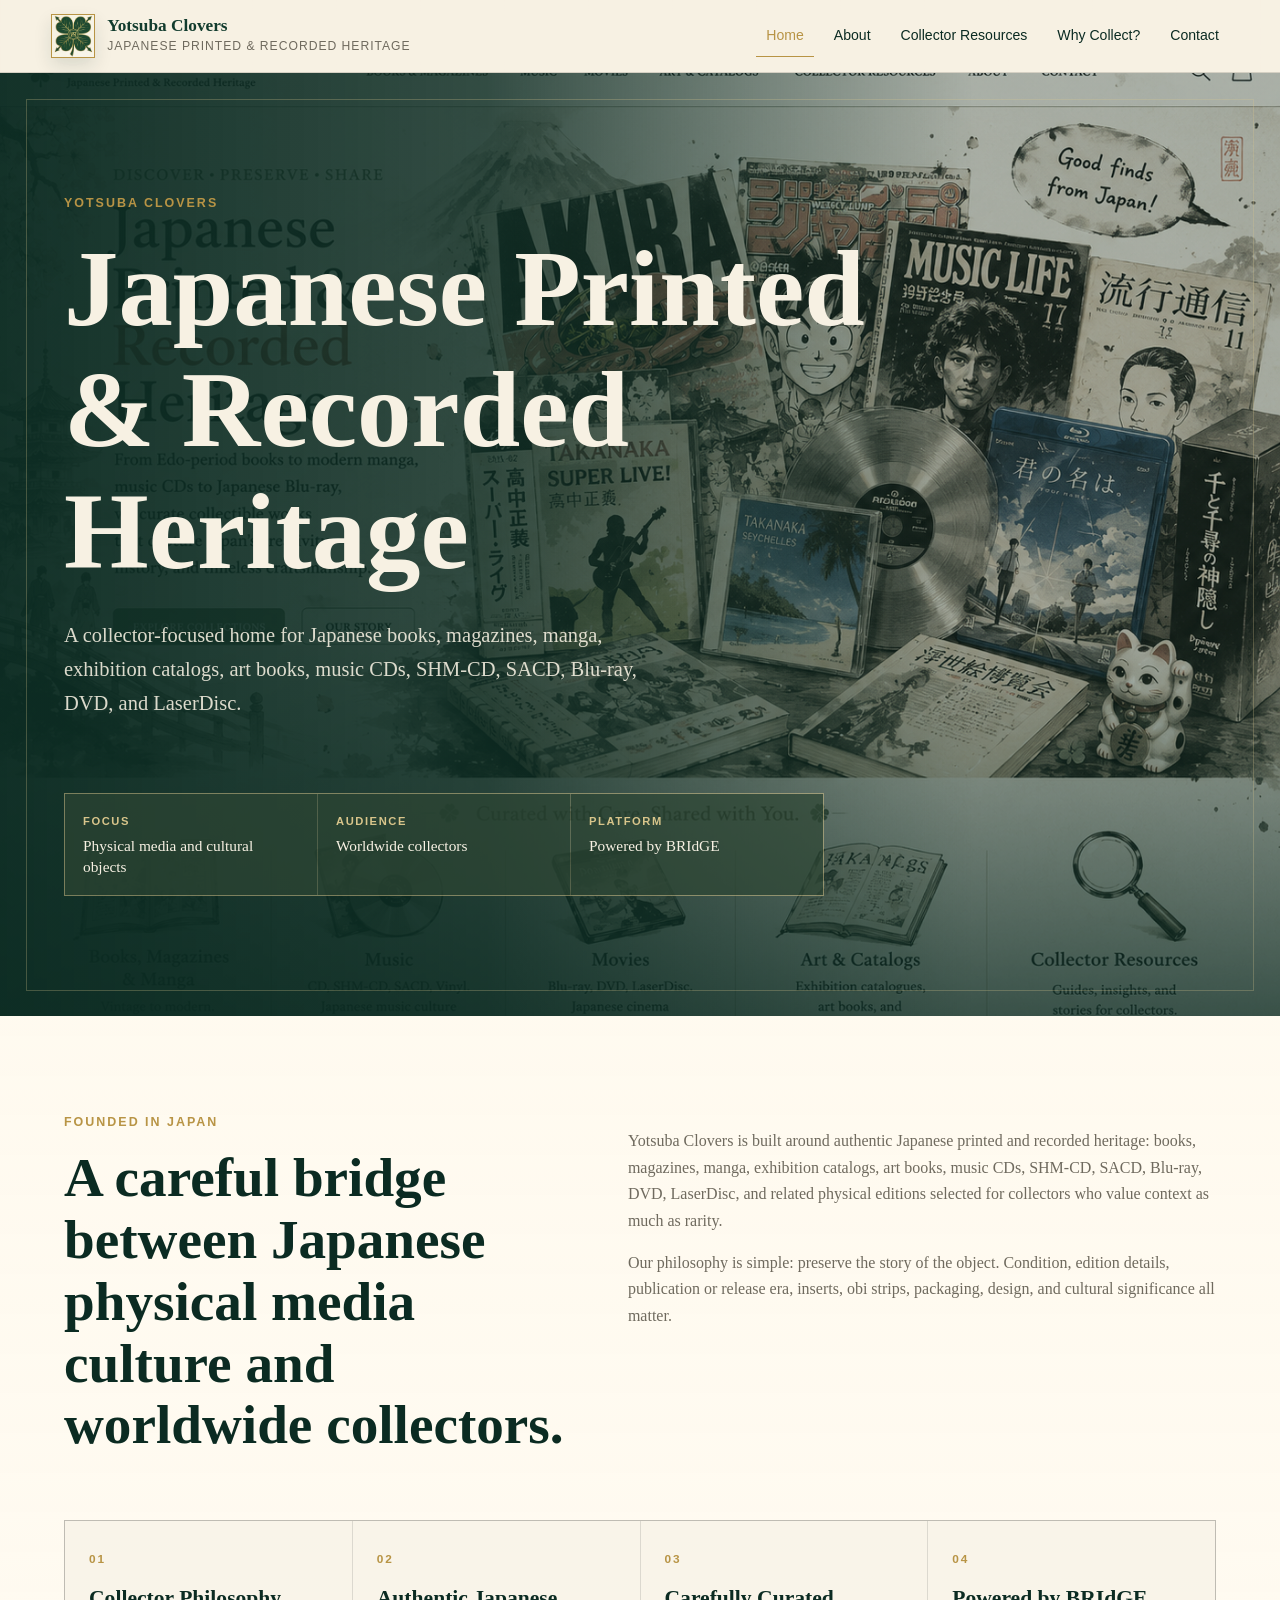
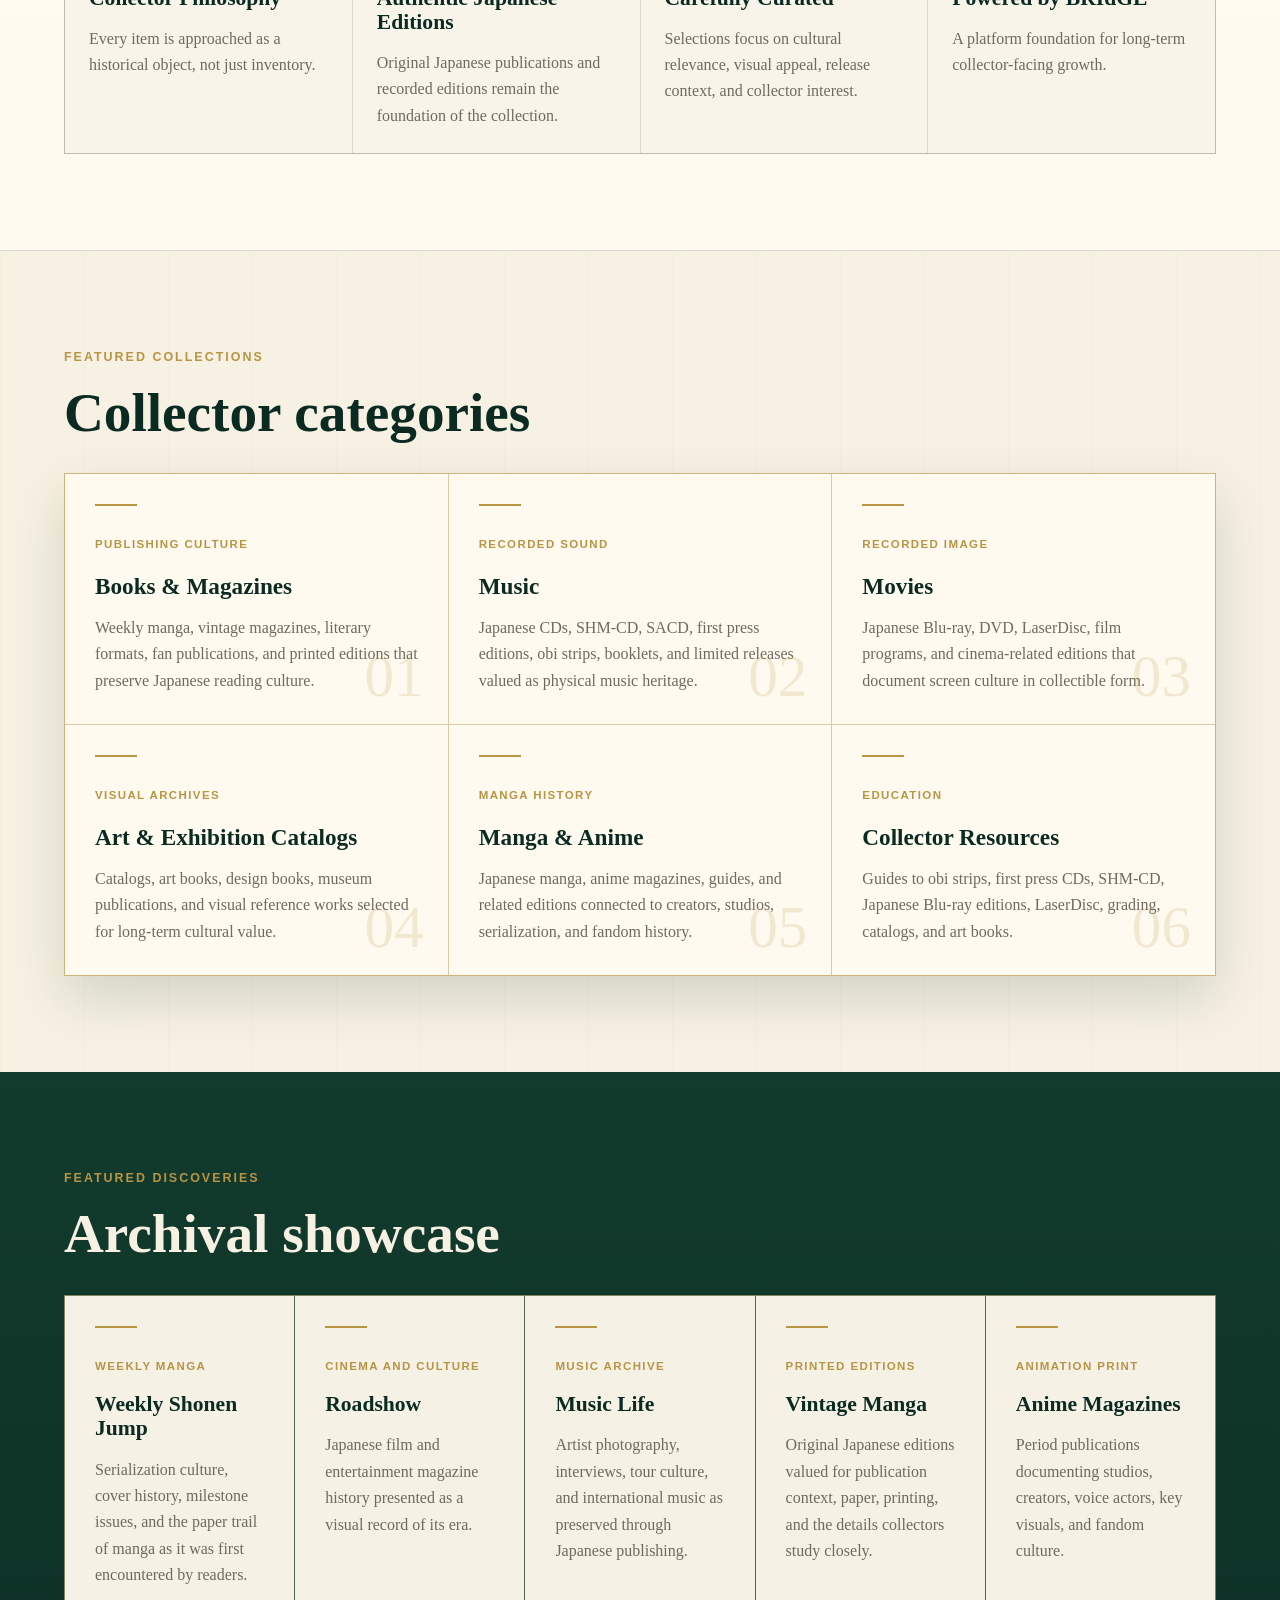
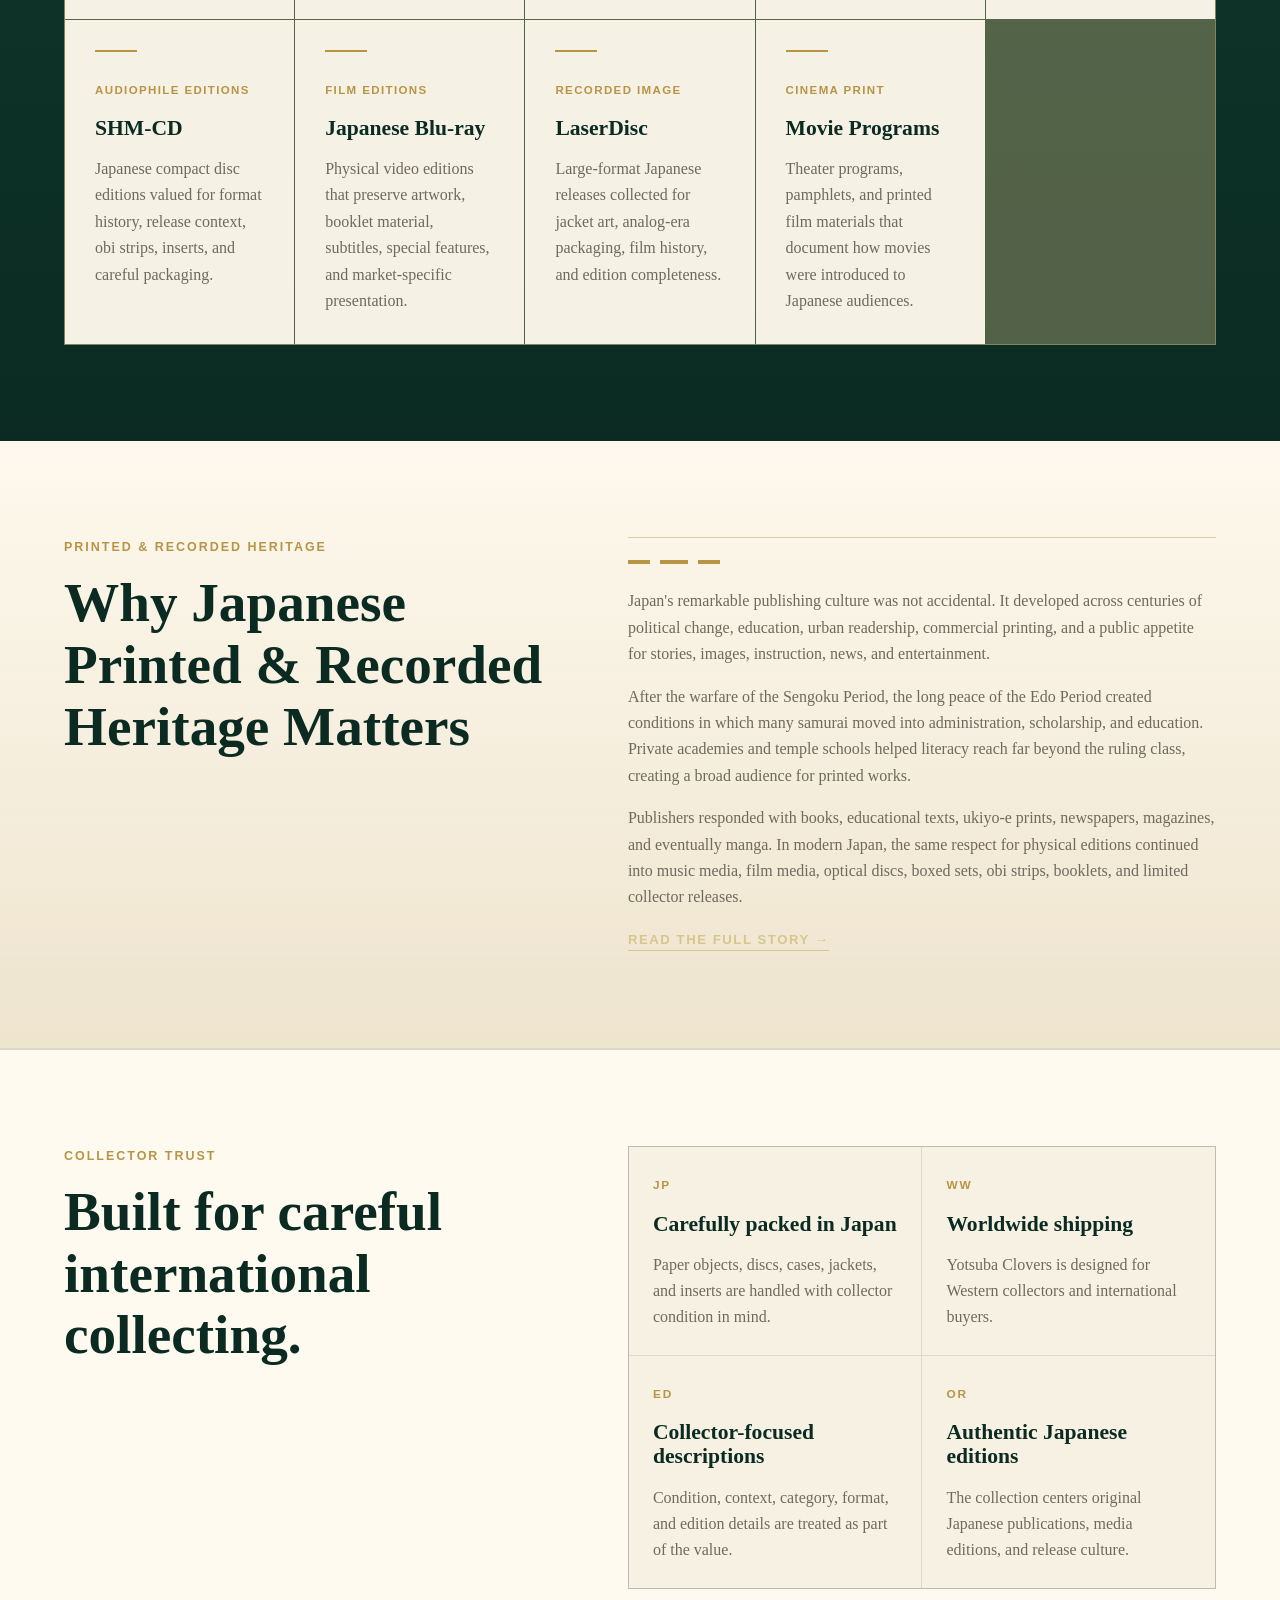
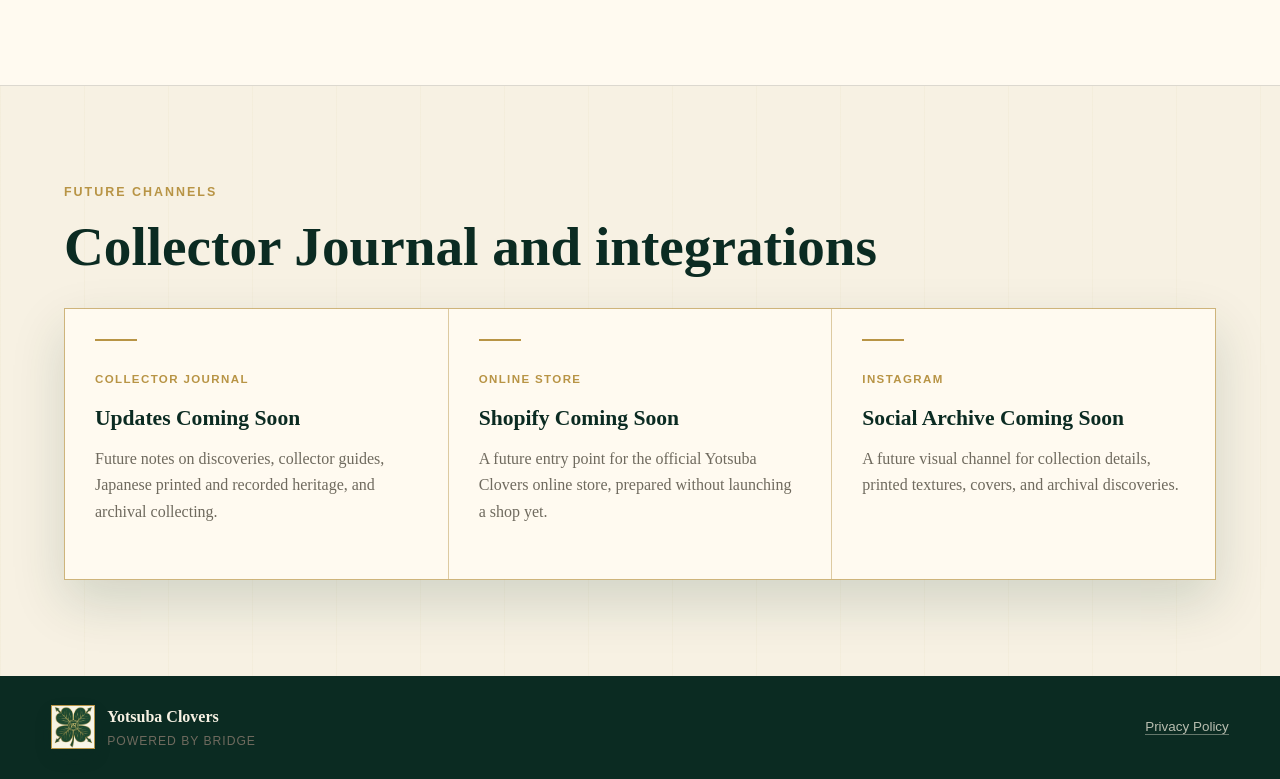
<file: index.html>
<!DOCTYPE html>
<html lang="en">
<head>
  <meta charset="UTF-8">
  <meta name="viewport" content="width=device-width, initial-scale=1.0">
  <title>Yotsuba Clovers | Japanese Printed &amp; Recorded Heritage</title>
  <meta name="description" content="Yotsuba Clovers curates Japanese printed and recorded heritage, including books, magazines, manga, exhibition catalogs, art books, music CDs, SHM-CD, SACD, Blu-ray, DVD, and LaserDisc.">
  <link rel="canonical" href="./">
  <meta property="og:type" content="website">
  <meta property="og:title" content="Yotsuba Clovers | Japanese Printed &amp; Recorded Heritage">
  <meta property="og:description" content="A premium collector-focused archive for Japanese printed heritage and recorded media.">
  <meta property="og:url" content="./">
  <meta property="og:site_name" content="Yotsuba Clovers">
  <meta property="og:image" content="assets/hero-printed-recorded-heritage.png">
  <meta name="twitter:card" content="summary_large_image">
  <meta name="twitter:title" content="Yotsuba Clovers | Japanese Printed &amp; Recorded Heritage">
  <meta name="twitter:description" content="Japanese books, magazines, manga, music media, films, catalogs, and collector editions for worldwide collectors.">
  <meta name="twitter:image" content="assets/hero-printed-recorded-heritage.png">
  <link rel="icon" href="assets/logo.png" type="image/png">
  <link rel="stylesheet" href="style.css">
  <script type="application/ld+json">
  {
    "@context": "https://schema.org",
    "@type": "Organization",
    "name": "Yotsuba Clovers",
    "slogan": "Japanese Printed & Recorded Heritage",
    "description": "Yotsuba Clovers specializes in Japanese printed heritage and recorded media for collectors.",
    "url": "./",
    "brand": {
      "@type": "Brand",
      "name": "Yotsuba Clovers"
    }
  }
  </script>
</head>
<body>
  <a class="skip-link" href="#main-content">Skip to main content</a>
  <header class="site-header">
    <a class="brand" href="index.html" aria-label="Yotsuba Clovers home">
      <img class="logo-frame" src="assets/logo.png" alt="">
      <span>
        <span class="brand-name">Yotsuba Clovers</span>
        <span class="brand-tagline">Japanese Printed &amp; Recorded Heritage</span>
      </span>
    </a>
    <nav class="site-nav" aria-label="Primary navigation">
      <a href="index.html" aria-current="page">Home</a>
      <a href="about.html">About</a>
      <a href="collector-resources.html">Collector Resources</a>
      <a href="why-collect-japanese-printed-culture.html">Why Collect?</a>
      <a href="contact.html">Contact</a>
    </nav>
  </header>

  <main id="main-content" tabindex="-1">
    <section class="hero">
      <img class="hero-image" src="assets/hero-printed-recorded-heritage.png" alt="Japanese books, magazines, music media, film editions, and collector objects arranged in an archival collage">
      <div class="hero-inner">
        <p class="eyebrow">Yotsuba Clovers</p>
        <h1>Japanese Printed &amp; Recorded Heritage</h1>
        <p class="hero-copy">A collector-focused home for Japanese books, magazines, manga, exhibition catalogs, art books, music CDs, SHM-CD, SACD, Blu-ray, DVD, and LaserDisc.</p>
        <dl class="hero-proof" aria-label="Yotsuba Clovers collection focus">
          <div>
            <dt>Focus</dt>
            <dd>Physical media and cultural objects</dd>
          </div>
          <div>
            <dt>Audience</dt>
            <dd>Worldwide collectors</dd>
          </div>
          <div>
            <dt>Platform</dt>
            <dd>Powered by BRIdGE</dd>
          </div>
        </dl>
      </div>
    </section>

    <section class="section intro-section" aria-labelledby="brand-introduction">
      <div class="section-grid">
        <div>
          <p class="eyebrow">Founded in Japan</p>
          <h2 id="brand-introduction">A careful bridge between Japanese physical media culture and worldwide collectors.</h2>
        </div>
        <div class="prose">
          <p>Yotsuba Clovers is built around authentic Japanese printed and recorded heritage: books, magazines, manga, exhibition catalogs, art books, music CDs, SHM-CD, SACD, Blu-ray, DVD, LaserDisc, and related physical editions selected for collectors who value context as much as rarity.</p>
          <p>Our philosophy is simple: preserve the story of the object. Condition, edition details, publication or release era, inserts, obi strips, packaging, design, and cultural significance all matter.</p>
        </div>
      </div>
      <div class="story-grid" aria-label="Yotsuba Clovers brand story">
        <article class="story-card">
          <span>01</span>
          <h3>Collector Philosophy</h3>
          <p>Every item is approached as a historical object, not just inventory.</p>
        </article>
        <article class="story-card">
          <span>02</span>
          <h3>Authentic Japanese Editions</h3>
          <p>Original Japanese publications and recorded editions remain the foundation of the collection.</p>
        </article>
        <article class="story-card">
          <span>03</span>
          <h3>Carefully Curated</h3>
          <p>Selections focus on cultural relevance, visual appeal, release context, and collector interest.</p>
        </article>
        <article class="story-card">
          <span>04</span>
          <h3>Powered by BRIdGE</h3>
          <p>A platform foundation for long-term collector-facing growth.</p>
        </article>
      </div>
    </section>

    <section class="section" aria-labelledby="featured-collections">
      <div class="section-heading">
        <p class="eyebrow">Featured Collections</p>
        <h2 id="featured-collections">Collector categories</h2>
      </div>
      <div class="collection-grid">
        <article class="collection-card">
          <span class="card-kicker">Publishing Culture</span>
          <h3>Books &amp; Magazines</h3>
          <p>Weekly manga, vintage magazines, literary formats, fan publications, and printed editions that preserve Japanese reading culture.</p>
          <span class="card-mark" aria-hidden="true">01</span>
        </article>
        <article class="collection-card">
          <span class="card-kicker">Recorded Sound</span>
          <h3>Music</h3>
          <p>Japanese CDs, SHM-CD, SACD, first press editions, obi strips, booklets, and limited releases valued as physical music heritage.</p>
          <span class="card-mark" aria-hidden="true">02</span>
        </article>
        <article class="collection-card">
          <span class="card-kicker">Recorded Image</span>
          <h3>Movies</h3>
          <p>Japanese Blu-ray, DVD, LaserDisc, film programs, and cinema-related editions that document screen culture in collectible form.</p>
          <span class="card-mark" aria-hidden="true">03</span>
        </article>
        <article class="collection-card">
          <span class="card-kicker">Visual Archives</span>
          <h3>Art &amp; Exhibition Catalogs</h3>
          <p>Catalogs, art books, design books, museum publications, and visual reference works selected for long-term cultural value.</p>
          <span class="card-mark" aria-hidden="true">04</span>
        </article>
        <article class="collection-card">
          <span class="card-kicker">Manga History</span>
          <h3>Manga &amp; Anime</h3>
          <p>Japanese manga, anime magazines, guides, and related editions connected to creators, studios, serialization, and fandom history.</p>
          <span class="card-mark" aria-hidden="true">05</span>
        </article>
        <article class="collection-card">
          <span class="card-kicker">Education</span>
          <h3>Collector Resources</h3>
          <p>Guides to obi strips, first press CDs, SHM-CD, Japanese Blu-ray editions, LaserDisc, grading, catalogs, and art books.</p>
          <span class="card-mark" aria-hidden="true">06</span>
        </article>
      </div>
    </section>

    <section class="section archive-section" aria-labelledby="featured-discoveries">
      <div class="section-heading">
        <p class="eyebrow">Featured Discoveries</p>
        <h2 id="featured-discoveries">Archival showcase</h2>
      </div>
      <div class="showcase-grid">
        <article class="showcase-card">
          <span class="card-kicker">Weekly Manga</span>
          <h3>Weekly Shonen Jump</h3>
          <p>Serialization culture, cover history, milestone issues, and the paper trail of manga as it was first encountered by readers.</p>
        </article>
        <article class="showcase-card">
          <span class="card-kicker">Cinema and Culture</span>
          <h3>Roadshow</h3>
          <p>Japanese film and entertainment magazine history presented as a visual record of its era.</p>
        </article>
        <article class="showcase-card">
          <span class="card-kicker">Music Archive</span>
          <h3>Music Life</h3>
          <p>Artist photography, interviews, tour culture, and international music as preserved through Japanese publishing.</p>
        </article>
        <article class="showcase-card">
          <span class="card-kicker">Printed Editions</span>
          <h3>Vintage Manga</h3>
          <p>Original Japanese editions valued for publication context, paper, printing, and the details collectors study closely.</p>
        </article>
        <article class="showcase-card">
          <span class="card-kicker">Animation Print</span>
          <h3>Anime Magazines</h3>
          <p>Period publications documenting studios, creators, voice actors, key visuals, and fandom culture.</p>
        </article>
        <article class="showcase-card">
          <span class="card-kicker">Audiophile Editions</span>
          <h3>SHM-CD</h3>
          <p>Japanese compact disc editions valued for format history, release context, obi strips, inserts, and careful packaging.</p>
        </article>
        <article class="showcase-card">
          <span class="card-kicker">Film Editions</span>
          <h3>Japanese Blu-ray</h3>
          <p>Physical video editions that preserve artwork, booklet material, subtitles, special features, and market-specific presentation.</p>
        </article>
        <article class="showcase-card">
          <span class="card-kicker">Recorded Image</span>
          <h3>LaserDisc</h3>
          <p>Large-format Japanese releases collected for jacket art, analog-era packaging, film history, and edition completeness.</p>
        </article>
        <article class="showcase-card">
          <span class="card-kicker">Cinema Print</span>
          <h3>Movie Programs</h3>
          <p>Theater programs, pamphlets, and printed film materials that document how movies were introduced to Japanese audiences.</p>
        </article>
      </div>
    </section>

    <section class="section heritage-section" aria-labelledby="printed-culture-matters">
      <div class="section-grid">
        <div>
          <p class="eyebrow">Printed &amp; Recorded Heritage</p>
          <h2 id="printed-culture-matters">Why Japanese Printed &amp; Recorded Heritage Matters</h2>
        </div>
        <div class="prose heritage-prose">
          <p>Japan's remarkable publishing culture was not accidental. It developed across centuries of political change, education, urban readership, commercial printing, and a public appetite for stories, images, instruction, news, and entertainment.</p>
          <p>After the warfare of the Sengoku Period, the long peace of the Edo Period created conditions in which many samurai moved into administration, scholarship, and education. Private academies and temple schools helped literacy reach far beyond the ruling class, creating a broad audience for printed works.</p>
          <p>Publishers responded with books, educational texts, ukiyo-e prints, newspapers, magazines, and eventually manga. In modern Japan, the same respect for physical editions continued into music media, film media, optical discs, boxed sets, obi strips, booklets, and limited collector releases.</p>
          <a class="text-link" href="why-collect-japanese-printed-culture.html">Read the full story &rarr;</a>
        </div>
      </div>
    </section>

    <section class="section trust-section" aria-labelledby="collector-trust">
      <div class="section-grid">
        <div>
          <p class="eyebrow">Collector Trust</p>
          <h2 id="collector-trust">Built for careful international collecting.</h2>
        </div>
        <div class="trust-grid">
          <article class="trust-item">
            <span aria-hidden="true">JP</span>
            <h3>Carefully packed in Japan</h3>
            <p>Paper objects, discs, cases, jackets, and inserts are handled with collector condition in mind.</p>
          </article>
          <article class="trust-item">
            <span aria-hidden="true">WW</span>
            <h3>Worldwide shipping</h3>
            <p>Yotsuba Clovers is designed for Western collectors and international buyers.</p>
          </article>
          <article class="trust-item">
            <span aria-hidden="true">ED</span>
            <h3>Collector-focused descriptions</h3>
            <p>Condition, context, category, format, and edition details are treated as part of the value.</p>
          </article>
          <article class="trust-item">
            <span aria-hidden="true">OR</span>
            <h3>Authentic Japanese editions</h3>
            <p>The collection centers original Japanese publications, media editions, and release culture.</p>
          </article>
        </div>
      </div>
    </section>

    <section class="section future-section" aria-labelledby="future-channels">
      <div class="section-heading">
        <p class="eyebrow">Future Channels</p>
        <h2 id="future-channels">Collector Journal and integrations</h2>
      </div>
      <div class="future-grid">
        <article class="future-card">
          <span class="card-kicker">Collector Journal</span>
          <h3>Updates Coming Soon</h3>
          <p>Future notes on discoveries, collector guides, Japanese printed and recorded heritage, and archival collecting.</p>
        </article>
        <article class="future-card">
          <span class="card-kicker">Online Store</span>
          <h3>Shopify Coming Soon</h3>
          <p>A future entry point for the official Yotsuba Clovers online store, prepared without launching a shop yet.</p>
        </article>
        <article class="future-card">
          <span class="card-kicker">Instagram</span>
          <h3>Social Archive Coming Soon</h3>
          <p>A future visual channel for collection details, printed textures, covers, and archival discoveries.</p>
        </article>
      </div>
    </section>
  </main>

  <footer class="site-footer">
    <div class="footer-brand">
      <img class="logo-frame" src="assets/logo.png" alt="">
      <span>
        <strong>Yotsuba Clovers</strong>
        <span>Powered by BRIdGE</span>
      </span>
    </div>
    <p><a href="privacy.html">Privacy Policy</a></p>
  </footer>
</body>
</html>
</file>
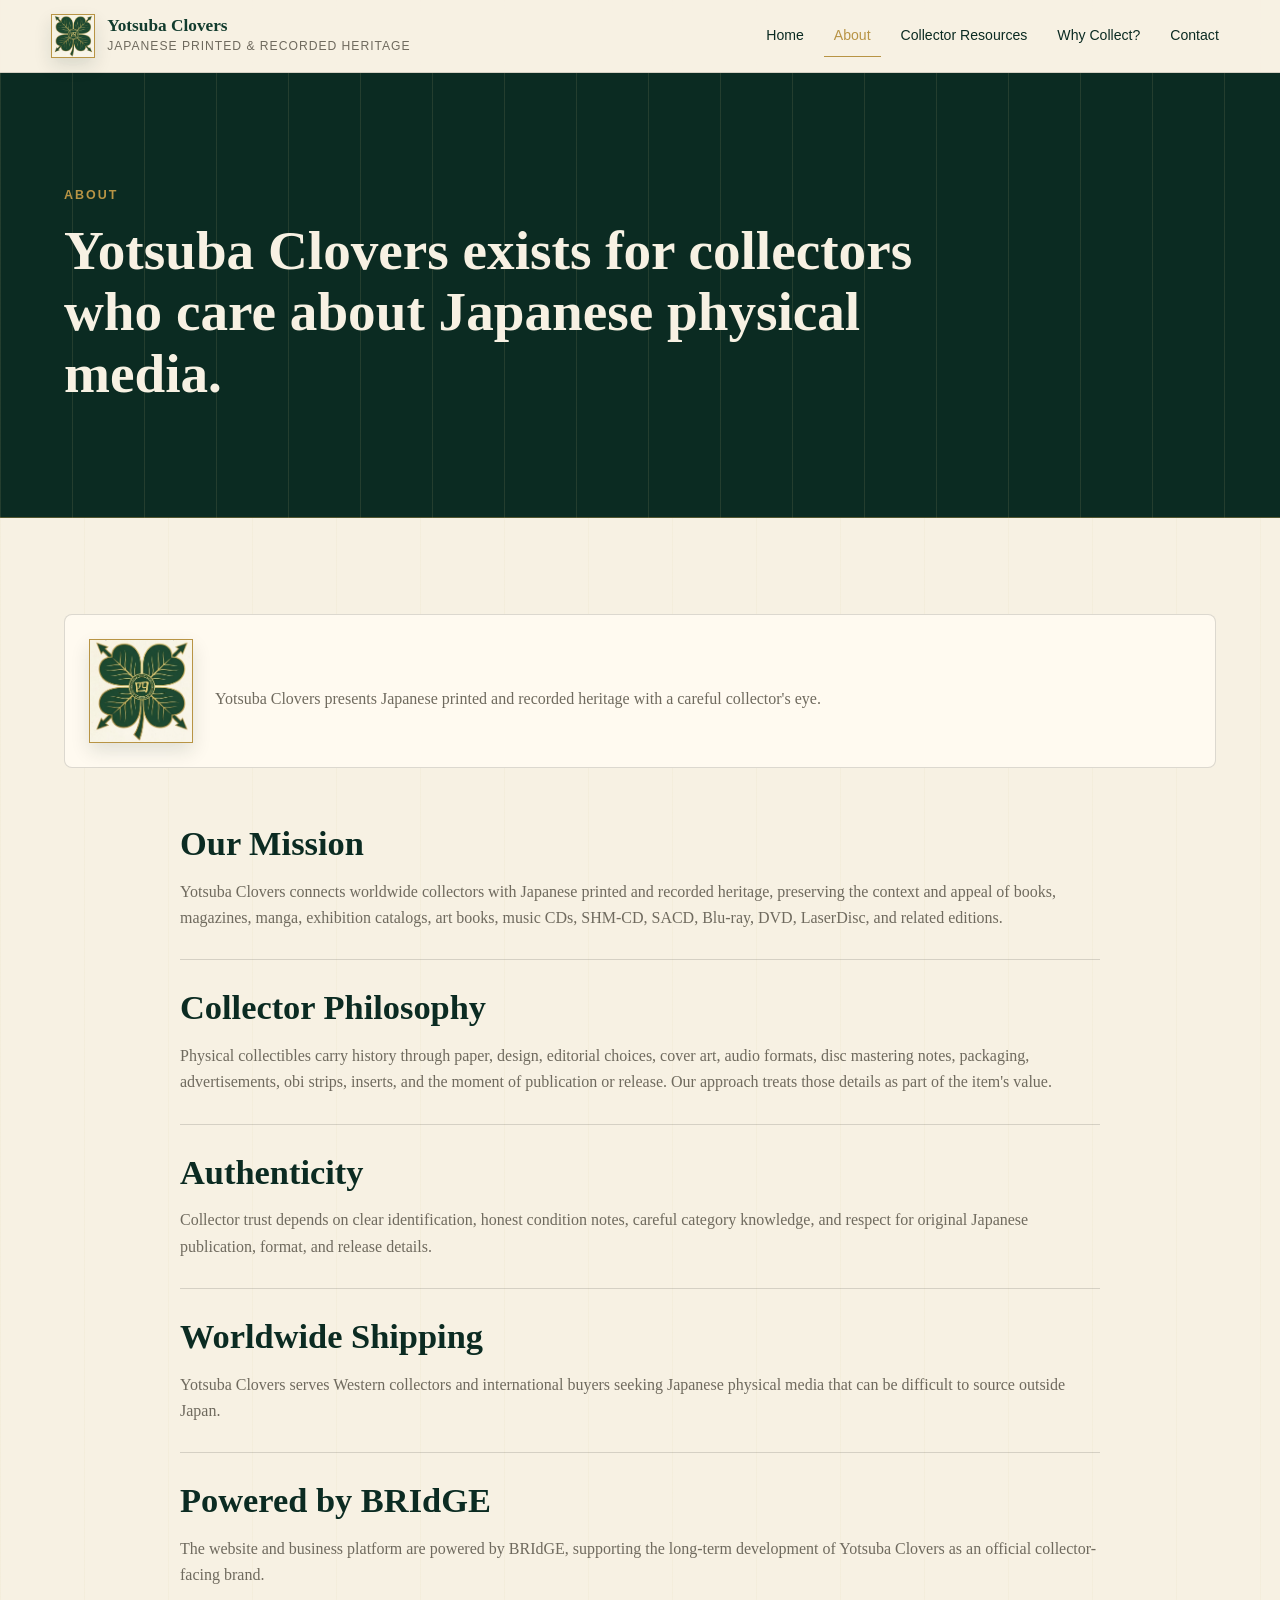
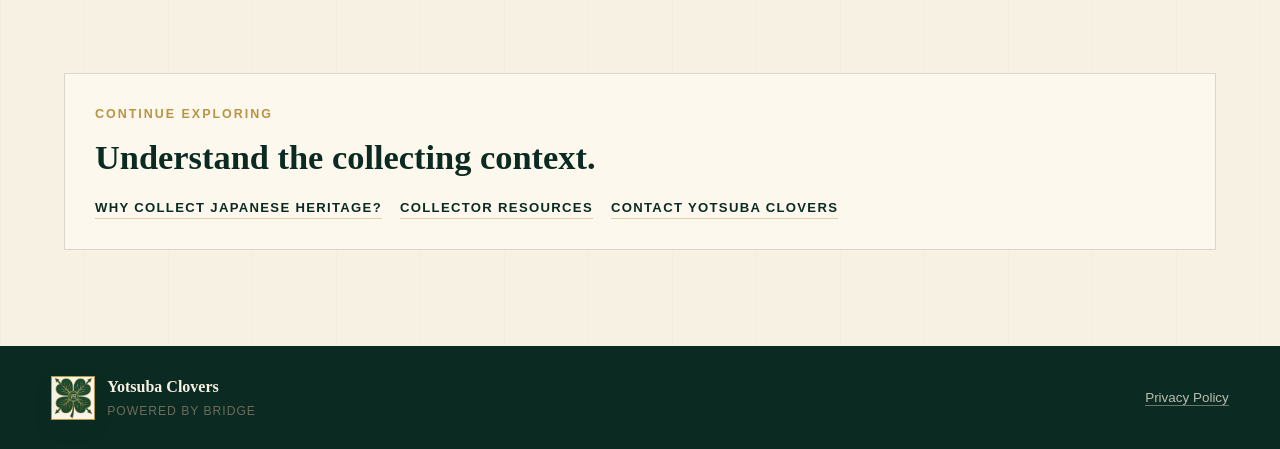
<file: about.html>
<!DOCTYPE html>
<html lang="en">
<head>
  <meta charset="UTF-8">
  <meta name="viewport" content="width=device-width, initial-scale=1.0">
  <title>About | Yotsuba Clovers</title>
  <meta name="description" content="Learn about Yotsuba Clovers, its collector philosophy for Japanese printed and recorded heritage, authenticity standards, worldwide shipping focus, and BRIdGE platform foundation.">
  <link rel="canonical" href="about.html">
  <meta property="og:type" content="website">
  <meta property="og:title" content="About | Yotsuba Clovers">
  <meta property="og:description" content="The mission and collector philosophy behind Yotsuba Clovers and Japanese printed and recorded heritage.">
  <meta property="og:url" content="about.html">
  <meta property="og:site_name" content="Yotsuba Clovers">
  <meta property="og:image" content="assets/hero-printed-culture.png">
  <meta name="twitter:card" content="summary_large_image">
  <meta name="twitter:title" content="About | Yotsuba Clovers">
  <meta name="twitter:description" content="Collector philosophy for Japanese printed heritage, recorded media, authenticity, worldwide shipping, and BRIdGE.">
  <meta name="twitter:image" content="assets/hero-printed-culture.png">
  <link rel="icon" href="assets/logo.png" type="image/png">
  <link rel="stylesheet" href="style.css">
  <script type="application/ld+json">
  {
    "@context": "https://schema.org",
    "@type": "AboutPage",
    "name": "About Yotsuba Clovers",
    "description": "About the mission, authenticity standards, and collector philosophy of Yotsuba Clovers for Japanese printed and recorded heritage."
  }
  </script>
</head>
<body>
  <a class="skip-link" href="#main-content">Skip to main content</a>
  <header class="site-header">
    <a class="brand" href="index.html" aria-label="Yotsuba Clovers home">
      <img class="logo-frame" src="assets/logo.png" alt="">
      <span>
        <span class="brand-name">Yotsuba Clovers</span>
        <span class="brand-tagline">Japanese Printed &amp; Recorded Heritage</span>
      </span>
    </a>
    <nav class="site-nav" aria-label="Primary navigation">
      <a href="index.html">Home</a>
      <a href="about.html" aria-current="page">About</a>
      <a href="collector-resources.html">Collector Resources</a>
      <a href="why-collect-japanese-printed-culture.html">Why Collect?</a>
      <a href="contact.html">Contact</a>
    </nav>
  </header>

  <main id="main-content" tabindex="-1">
    <section class="page-hero">
      <p class="eyebrow">About</p>
      <h1>Yotsuba Clovers exists for collectors who care about Japanese physical media.</h1>
    </section>

    <section class="section">
      <div class="about-logo-panel">
        <img class="large-logo" src="assets/logo.png" alt="Yotsuba Clovers four-leaf clover logo">
        <p>Yotsuba Clovers presents Japanese printed and recorded heritage with a careful collector's eye.</p>
      </div>
      <div class="feature-list">
        <article>
          <h2>Our Mission</h2>
          <p>Yotsuba Clovers connects worldwide collectors with Japanese printed and recorded heritage, preserving the context and appeal of books, magazines, manga, exhibition catalogs, art books, music CDs, SHM-CD, SACD, Blu-ray, DVD, LaserDisc, and related editions.</p>
        </article>
        <article>
          <h2>Collector Philosophy</h2>
          <p>Physical collectibles carry history through paper, design, editorial choices, cover art, audio formats, disc mastering notes, packaging, advertisements, obi strips, inserts, and the moment of publication or release. Our approach treats those details as part of the item's value.</p>
        </article>
        <article>
          <h2>Authenticity</h2>
          <p>Collector trust depends on clear identification, honest condition notes, careful category knowledge, and respect for original Japanese publication, format, and release details.</p>
        </article>
        <article>
          <h2>Worldwide Shipping</h2>
          <p>Yotsuba Clovers serves Western collectors and international buyers seeking Japanese physical media that can be difficult to source outside Japan.</p>
        </article>
        <article>
          <h2>Powered by BRIdGE</h2>
          <p>The website and business platform are powered by BRIdGE, supporting the long-term development of Yotsuba Clovers as an official collector-facing brand.</p>
        </article>
      </div>
      <aside class="related-panel" aria-labelledby="about-related">
        <p class="eyebrow">Continue Exploring</p>
        <h2 id="about-related">Understand the collecting context.</h2>
        <div class="related-links">
          <a href="why-collect-japanese-printed-culture.html">Why Collect Japanese Heritage?</a>
          <a href="collector-resources.html">Collector Resources</a>
          <a href="contact.html">Contact Yotsuba Clovers</a>
        </div>
      </aside>
    </section>
  </main>

  <footer class="site-footer">
    <div class="footer-brand">
      <img class="logo-frame" src="assets/logo.png" alt="">
      <span>
        <strong>Yotsuba Clovers</strong>
        <span>Powered by BRIdGE</span>
      </span>
    </div>
    <p><a href="privacy.html">Privacy Policy</a></p>
  </footer>
</body>
</html>
</file>
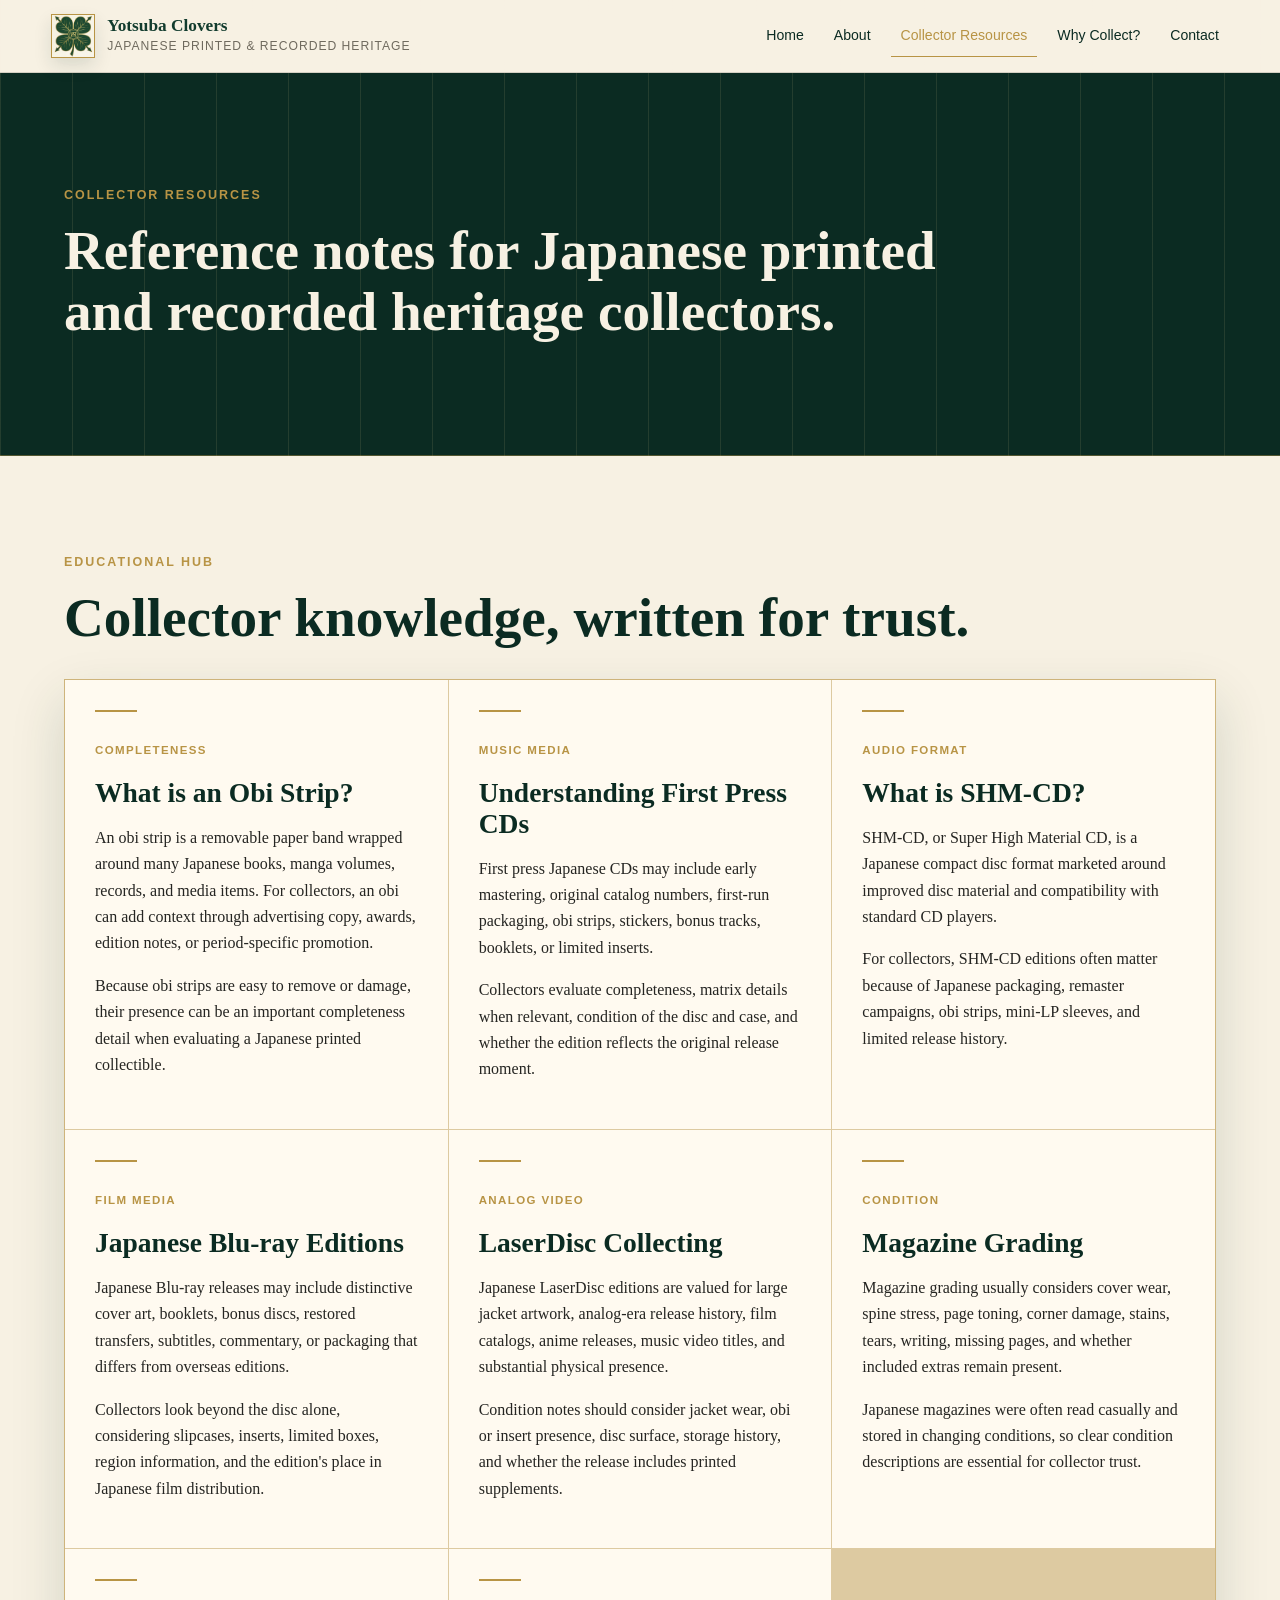
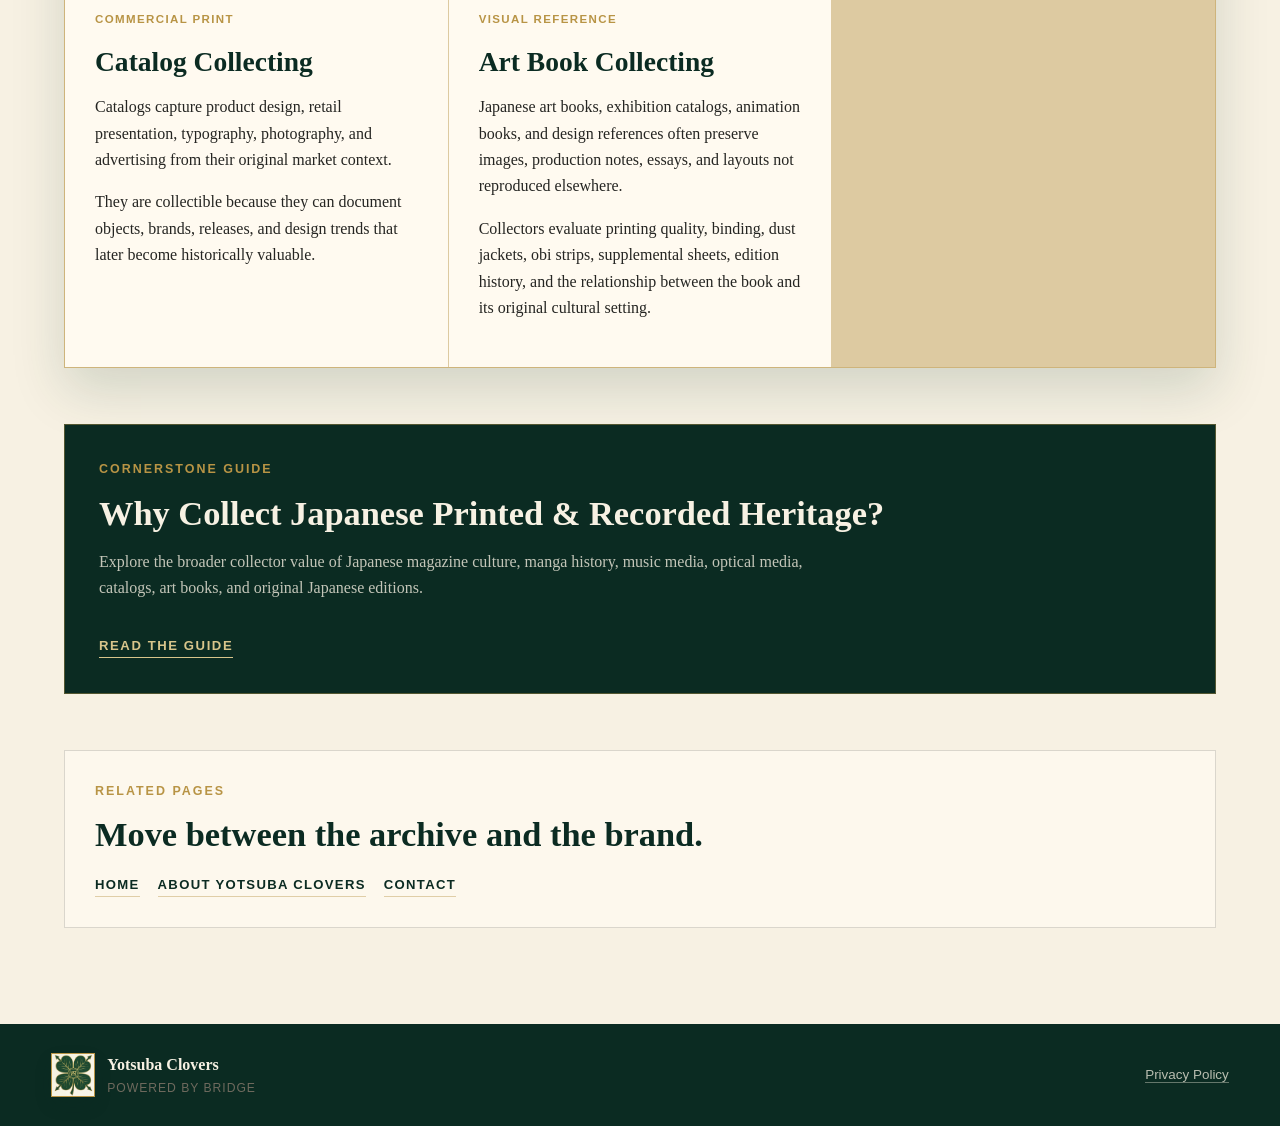
<file: collector-resources.html>
<!DOCTYPE html>
<html lang="en">
<head>
  <meta charset="UTF-8">
  <meta name="viewport" content="width=device-width, initial-scale=1.0">
  <title>Collector Resources | Yotsuba Clovers</title>
  <meta name="description" content="Educational collector resources from Yotsuba Clovers covering obi strips, first press CDs, SHM-CD, Japanese Blu-ray, LaserDisc, magazine grading, catalogs, art books, and Japanese collector editions.">
  <link rel="canonical" href="collector-resources.html">
  <meta property="og:type" content="website">
  <meta property="og:title" content="Collector Resources | Yotsuba Clovers">
  <meta property="og:description" content="Educational guides for collectors of Japanese printed heritage and recorded media.">
  <meta property="og:url" content="collector-resources.html">
  <meta property="og:site_name" content="Yotsuba Clovers">
  <meta property="og:image" content="assets/hero-printed-culture.png">
  <meta name="twitter:card" content="summary_large_image">
  <meta name="twitter:title" content="Collector Resources | Yotsuba Clovers">
  <meta name="twitter:description" content="Educational guides for Japanese magazines, CDs, SHM-CD, Blu-ray, LaserDisc, catalogs, and art books.">
  <meta name="twitter:image" content="assets/hero-printed-culture.png">
  <link rel="icon" href="assets/logo.png" type="image/png">
  <link rel="stylesheet" href="style.css">
  <script type="application/ld+json">
  {
    "@context": "https://schema.org",
    "@type": "CollectionPage",
    "name": "Collector Resources",
    "description": "Educational articles for collectors of Japanese printed heritage and recorded media.",
    "mainEntity": {
      "@type": "ItemList",
      "itemListElement": [
        "What is an Obi Strip?",
        "Understanding First Press CDs",
        "What is SHM-CD?",
        "Japanese Blu-ray Editions",
        "LaserDisc Collecting",
        "Magazine Grading",
        "Catalog Collecting",
        "Art Book Collecting"
      ]
    }
  }
  </script>
</head>
<body>
  <a class="skip-link" href="#main-content">Skip to main content</a>
  <header class="site-header">
    <a class="brand" href="index.html" aria-label="Yotsuba Clovers home">
      <img class="logo-frame" src="assets/logo.png" alt="">
      <span>
        <span class="brand-name">Yotsuba Clovers</span>
        <span class="brand-tagline">Japanese Printed &amp; Recorded Heritage</span>
      </span>
    </a>
    <nav class="site-nav" aria-label="Primary navigation">
      <a href="index.html">Home</a>
      <a href="about.html">About</a>
      <a href="collector-resources.html" aria-current="page">Collector Resources</a>
      <a href="why-collect-japanese-printed-culture.html">Why Collect?</a>
      <a href="contact.html">Contact</a>
    </nav>
  </header>

  <main id="main-content" tabindex="-1">
    <section class="page-hero">
      <p class="eyebrow">Collector Resources</p>
      <h1>Reference notes for Japanese printed and recorded heritage collectors.</h1>
    </section>

    <section class="section resource-hub" aria-labelledby="resource-hub">
      <div class="section-heading">
        <p class="eyebrow">Educational Hub</p>
        <h2 id="resource-hub">Collector knowledge, written for trust.</h2>
      </div>
      <div class="resource-grid">
        <article class="resource-card">
          <span class="card-kicker">Completeness</span>
          <h2>What is an Obi Strip?</h2>
          <p>An obi strip is a removable paper band wrapped around many Japanese books, manga volumes, records, and media items. For collectors, an obi can add context through advertising copy, awards, edition notes, or period-specific promotion.</p>
          <p>Because obi strips are easy to remove or damage, their presence can be an important completeness detail when evaluating a Japanese printed collectible.</p>
        </article>

        <article class="resource-card">
          <span class="card-kicker">Music Media</span>
          <h2>Understanding First Press CDs</h2>
          <p>First press Japanese CDs may include early mastering, original catalog numbers, first-run packaging, obi strips, stickers, bonus tracks, booklets, or limited inserts.</p>
          <p>Collectors evaluate completeness, matrix details when relevant, condition of the disc and case, and whether the edition reflects the original release moment.</p>
        </article>

        <article class="resource-card">
          <span class="card-kicker">Audio Format</span>
          <h2>What is SHM-CD?</h2>
          <p>SHM-CD, or Super High Material CD, is a Japanese compact disc format marketed around improved disc material and compatibility with standard CD players.</p>
          <p>For collectors, SHM-CD editions often matter because of Japanese packaging, remaster campaigns, obi strips, mini-LP sleeves, and limited release history.</p>
        </article>

        <article class="resource-card">
          <span class="card-kicker">Film Media</span>
          <h2>Japanese Blu-ray Editions</h2>
          <p>Japanese Blu-ray releases may include distinctive cover art, booklets, bonus discs, restored transfers, subtitles, commentary, or packaging that differs from overseas editions.</p>
          <p>Collectors look beyond the disc alone, considering slipcases, inserts, limited boxes, region information, and the edition's place in Japanese film distribution.</p>
        </article>

        <article class="resource-card">
          <span class="card-kicker">Analog Video</span>
          <h2>LaserDisc Collecting</h2>
          <p>Japanese LaserDisc editions are valued for large jacket artwork, analog-era release history, film catalogs, anime releases, music video titles, and substantial physical presence.</p>
          <p>Condition notes should consider jacket wear, obi or insert presence, disc surface, storage history, and whether the release includes printed supplements.</p>
        </article>

        <article class="resource-card">
          <span class="card-kicker">Condition</span>
          <h2>Magazine Grading</h2>
          <p>Magazine grading usually considers cover wear, spine stress, page toning, corner damage, stains, tears, writing, missing pages, and whether included extras remain present.</p>
          <p>Japanese magazines were often read casually and stored in changing conditions, so clear condition descriptions are essential for collector trust.</p>
        </article>

        <article class="resource-card">
          <span class="card-kicker">Commercial Print</span>
          <h2>Catalog Collecting</h2>
          <p>Catalogs capture product design, retail presentation, typography, photography, and advertising from their original market context.</p>
          <p>They are collectible because they can document objects, brands, releases, and design trends that later become historically valuable.</p>
        </article>

        <article class="resource-card">
          <span class="card-kicker">Visual Reference</span>
          <h2>Art Book Collecting</h2>
          <p>Japanese art books, exhibition catalogs, animation books, and design references often preserve images, production notes, essays, and layouts not reproduced elsewhere.</p>
          <p>Collectors evaluate printing quality, binding, dust jackets, obi strips, supplemental sheets, edition history, and the relationship between the book and its original cultural setting.</p>
        </article>
      </div>
      <aside class="resource-feature" aria-labelledby="cornerstone-guide">
        <p class="eyebrow">Cornerstone Guide</p>
        <h2 id="cornerstone-guide">Why Collect Japanese Printed &amp; Recorded Heritage?</h2>
        <p>Explore the broader collector value of Japanese magazine culture, manga history, music media, optical media, catalogs, art books, and original Japanese editions.</p>
        <a class="text-link" href="why-collect-japanese-printed-culture.html">Read the guide</a>
      </aside>
      <aside class="related-panel" aria-labelledby="resources-related">
        <p class="eyebrow">Related Pages</p>
        <h2 id="resources-related">Move between the archive and the brand.</h2>
        <div class="related-links">
          <a href="index.html">Home</a>
          <a href="about.html">About Yotsuba Clovers</a>
          <a href="contact.html">Contact</a>
        </div>
      </aside>
    </section>
  </main>

  <footer class="site-footer">
    <div class="footer-brand">
      <img class="logo-frame" src="assets/logo.png" alt="">
      <span>
        <strong>Yotsuba Clovers</strong>
        <span>Powered by BRIdGE</span>
      </span>
    </div>
    <p><a href="privacy.html">Privacy Policy</a></p>
  </footer>
</body>
</html>
</file>
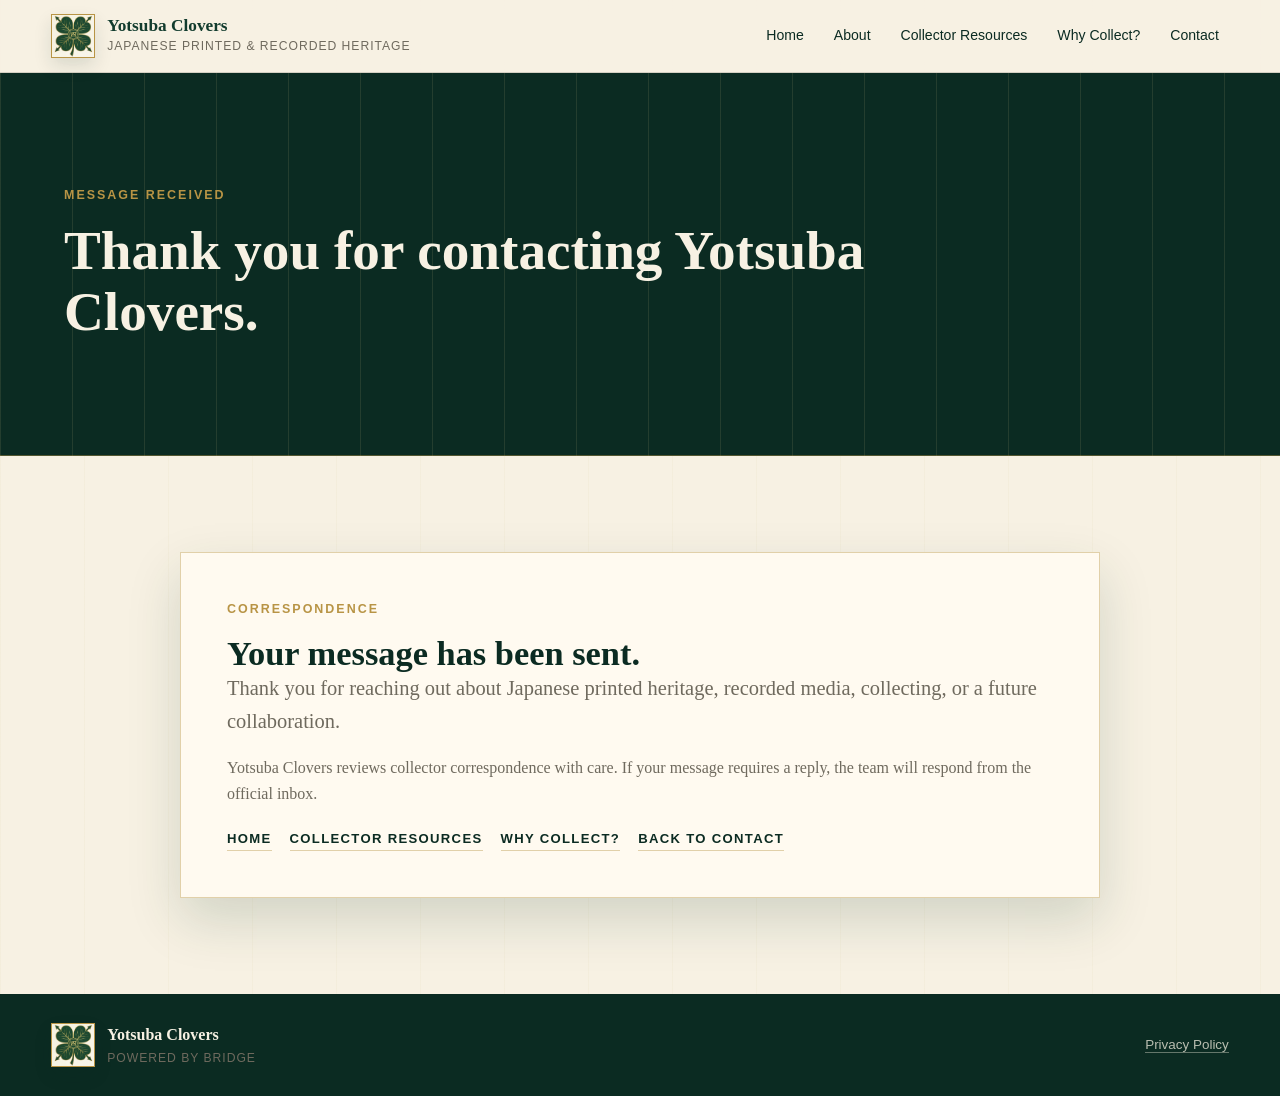
<file: contact-success.html>
<!DOCTYPE html>
<html lang="en">
<head>
  <meta charset="UTF-8">
  <meta name="viewport" content="width=device-width, initial-scale=1.0">
  <title>Message Received | Yotsuba Clovers</title>
  <meta name="description" content="Confirmation page for messages sent to Yotsuba Clovers.">
  <meta name="robots" content="noindex, follow">
  <link rel="canonical" href="contact-success.html">
  <meta property="og:type" content="website">
  <meta property="og:title" content="Message Received | Yotsuba Clovers">
  <meta property="og:description" content="Your message has been received by Yotsuba Clovers.">
  <meta property="og:url" content="contact-success.html">
  <meta property="og:site_name" content="Yotsuba Clovers">
  <meta property="og:image" content="assets/hero-printed-culture.png">
  <meta name="twitter:card" content="summary_large_image">
  <meta name="twitter:title" content="Message Received | Yotsuba Clovers">
  <meta name="twitter:description" content="Your message has been received by Yotsuba Clovers.">
  <meta name="twitter:image" content="assets/hero-printed-culture.png">
  <link rel="icon" href="assets/logo.png" type="image/png">
  <link rel="stylesheet" href="style.css">
</head>
<body>
  <a class="skip-link" href="#main-content">Skip to main content</a>
  <header class="site-header">
    <a class="brand" href="index.html" aria-label="Yotsuba Clovers home">
      <img class="logo-frame" src="assets/logo.png" alt="">
      <span>
        <span class="brand-name">Yotsuba Clovers</span>
        <span class="brand-tagline">Japanese Printed &amp; Recorded Heritage</span>
      </span>
    </a>
    <nav class="site-nav" aria-label="Primary navigation">
      <a href="index.html">Home</a>
      <a href="about.html">About</a>
      <a href="collector-resources.html">Collector Resources</a>
      <a href="why-collect-japanese-printed-culture.html">Why Collect?</a>
      <a href="contact.html">Contact</a>
    </nav>
  </header>

  <main id="main-content" tabindex="-1">
    <section class="page-hero">
      <p class="eyebrow">Message Received</p>
      <h1>Thank you for contacting Yotsuba Clovers.</h1>
    </section>

    <section class="section" aria-labelledby="success-title">
      <div class="longform success-panel">
        <p class="eyebrow">Correspondence</p>
        <h2 id="success-title">Your message has been sent.</h2>
        <p class="lead">Thank you for reaching out about Japanese printed heritage, recorded media, collecting, or a future collaboration.</p>
        <p>Yotsuba Clovers reviews collector correspondence with care. If your message requires a reply, the team will respond from the official inbox.</p>
        <div class="related-links">
          <a href="index.html">Home</a>
          <a href="collector-resources.html">Collector Resources</a>
          <a href="why-collect-japanese-printed-culture.html">Why Collect?</a>
          <a href="contact.html">Back to Contact</a>
        </div>
      </div>
    </section>
  </main>

  <footer class="site-footer">
    <div class="footer-brand">
      <img class="logo-frame" src="assets/logo.png" alt="">
      <span>
        <strong>Yotsuba Clovers</strong>
        <span>Powered by BRIdGE</span>
      </span>
    </div>
    <p><a href="privacy.html">Privacy Policy</a></p>
  </footer>
</body>
</html>
</file>
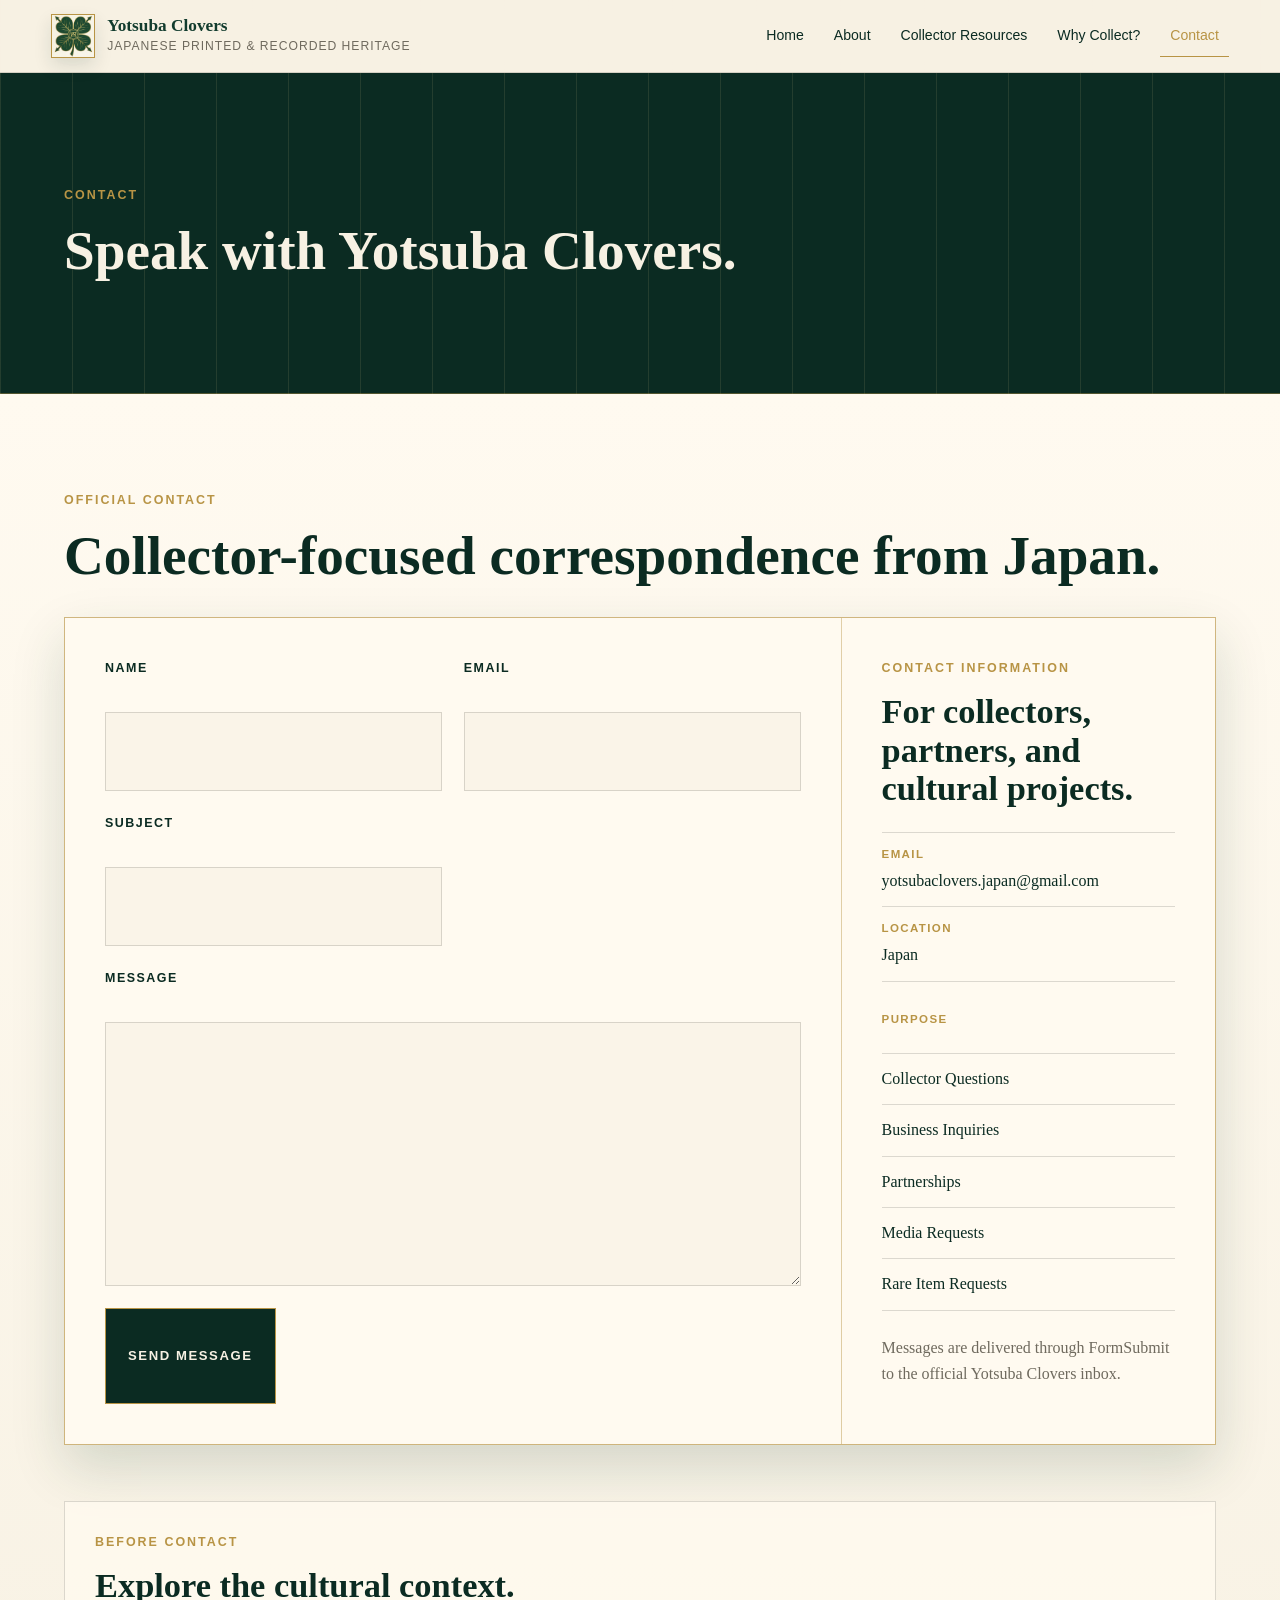
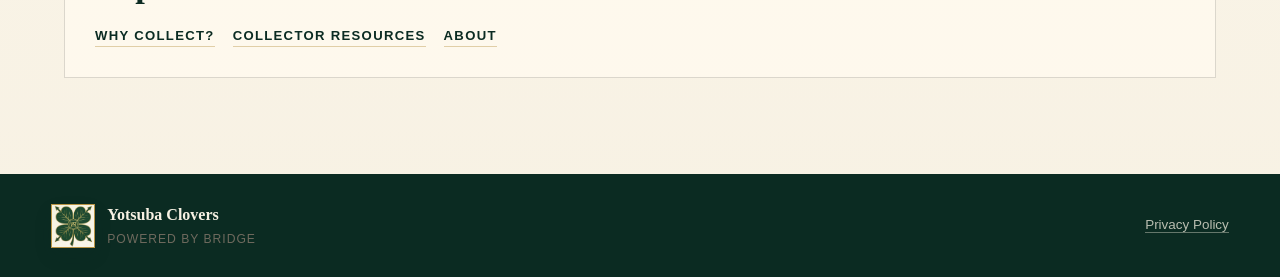
<file: contact.html>
<!DOCTYPE html>
<html lang="en">
<head>
  <meta charset="UTF-8">
  <meta name="viewport" content="width=device-width, initial-scale=1.0">
  <title>Contact | Yotsuba Clovers</title>
  <meta name="description" content="Contact Yotsuba Clovers for collector questions, business inquiries, partnerships, press requests, and rare Japanese printed or recorded media requests.">
  <link rel="canonical" href="contact.html">
  <meta property="og:type" content="website">
  <meta property="og:title" content="Contact | Yotsuba Clovers">
  <meta property="og:description" content="Send a message to Yotsuba Clovers about Japanese printed heritage, recorded media, partnerships, press, and rare item requests.">
  <meta property="og:url" content="contact.html">
  <meta property="og:site_name" content="Yotsuba Clovers">
  <meta property="og:image" content="assets/hero-printed-culture.png">
  <meta name="twitter:card" content="summary_large_image">
  <meta name="twitter:title" content="Contact | Yotsuba Clovers">
  <meta name="twitter:description" content="Contact Yotsuba Clovers for collector questions about Japanese printed and recorded heritage.">
  <meta name="twitter:image" content="assets/hero-printed-culture.png">
  <link rel="icon" href="assets/logo.png" type="image/png">
  <link rel="stylesheet" href="style.css">
  <script type="application/ld+json">
  {
    "@context": "https://schema.org",
    "@type": "ContactPage",
    "name": "Contact Yotsuba Clovers",
    "description": "Contact page for Yotsuba Clovers collector questions, business inquiries, partnerships, press, and rare Japanese printed or recorded media requests."
  }
  </script>
</head>
<body>
  <a class="skip-link" href="#main-content">Skip to main content</a>
  <header class="site-header">
    <a class="brand" href="index.html" aria-label="Yotsuba Clovers home">
      <img class="logo-frame" src="assets/logo.png" alt="">
      <span>
        <span class="brand-name">Yotsuba Clovers</span>
        <span class="brand-tagline">Japanese Printed &amp; Recorded Heritage</span>
      </span>
    </a>
    <nav class="site-nav" aria-label="Primary navigation">
      <a href="index.html">Home</a>
      <a href="about.html">About</a>
      <a href="collector-resources.html">Collector Resources</a>
      <a href="why-collect-japanese-printed-culture.html">Why Collect?</a>
      <a href="contact.html" aria-current="page">Contact</a>
    </nav>
  </header>

  <main id="main-content" tabindex="-1">
    <section class="page-hero">
      <p class="eyebrow">Contact</p>
      <h1>Speak with Yotsuba Clovers.</h1>
    </section>

    <section class="section contact-section" aria-labelledby="contact-form-title">
      <div class="section-heading">
        <p class="eyebrow">Official Contact</p>
        <h2 id="contact-form-title">Collector-focused correspondence from Japan.</h2>
      </div>
      <div class="contact-layout">
        <form class="contact-form" action="https://formsubmit.co/yotsubaclovers.japan@gmail.com" method="POST">
          <input type="hidden" name="_subject" value="Yotsuba Clovers Website Inquiry">
          <input type="hidden" name="_next" value="https://comeonwhatnameshouldichoose-tech.github.io/https-comeonwhatnameshouldichoose-tech.github.io-/thank-you.html">
          <input type="hidden" name="_autoresponse" value="Thank you for contacting Yotsuba Clovers.&#10;&#10;Your message has been received successfully.&#10;&#10;We will reply as soon as possible.">
          <input type="hidden" name="_captcha" value="false">
          <input type="hidden" name="_template" value="table">
          <input class="form-honey" type="text" name="_honey" tabindex="-1" autocomplete="off" aria-hidden="true">

          <div class="form-row">
            <label for="name">Name</label>
            <input id="name" name="name" type="text" autocomplete="name" required>
          </div>

          <div class="form-row">
            <label for="email">Email</label>
            <input id="email" name="email" type="email" autocomplete="email" required>
          </div>

          <div class="form-row">
            <label for="subject">Subject</label>
            <input id="subject" name="subject" type="text" required>
          </div>

          <div class="form-row form-row-full">
            <label for="message">Message</label>
            <textarea id="message" name="message" rows="8" required></textarea>
          </div>

          <button class="form-submit" type="submit">Send Message</button>
        </form>

        <aside class="contact-note" aria-labelledby="inquiry-types">
          <p class="eyebrow">Contact Information</p>
          <h2 id="inquiry-types">For collectors, partners, and cultural projects.</h2>
          <ul class="contact-facts">
            <li><span>Email</span> yotsubaclovers.japan@gmail.com</li>
            <li><span>Location</span> Japan</li>
          </ul>
          <p class="eyebrow contact-purpose-label">Purpose</p>
          <ul>
            <li>Collector Questions</li>
            <li>Business Inquiries</li>
            <li>Partnerships</li>
            <li>Media Requests</li>
            <li>Rare Item Requests</li>
          </ul>
          <p>Messages are delivered through FormSubmit to the official Yotsuba Clovers inbox.</p>
        </aside>
      </div>
      <aside class="related-panel" aria-labelledby="contact-related">
        <p class="eyebrow">Before Contact</p>
        <h2 id="contact-related">Explore the cultural context.</h2>
        <div class="related-links">
          <a href="why-collect-japanese-printed-culture.html">Why Collect?</a>
          <a href="collector-resources.html">Collector Resources</a>
          <a href="about.html">About</a>
        </div>
      </aside>
    </section>
  </main>

  <footer class="site-footer">
    <div class="footer-brand">
      <img class="logo-frame" src="assets/logo.png" alt="">
      <span>
        <strong>Yotsuba Clovers</strong>
        <span>Powered by BRIdGE</span>
      </span>
    </div>
    <p><a href="privacy.html">Privacy Policy</a></p>
  </footer>
</body>
</html>
</file>
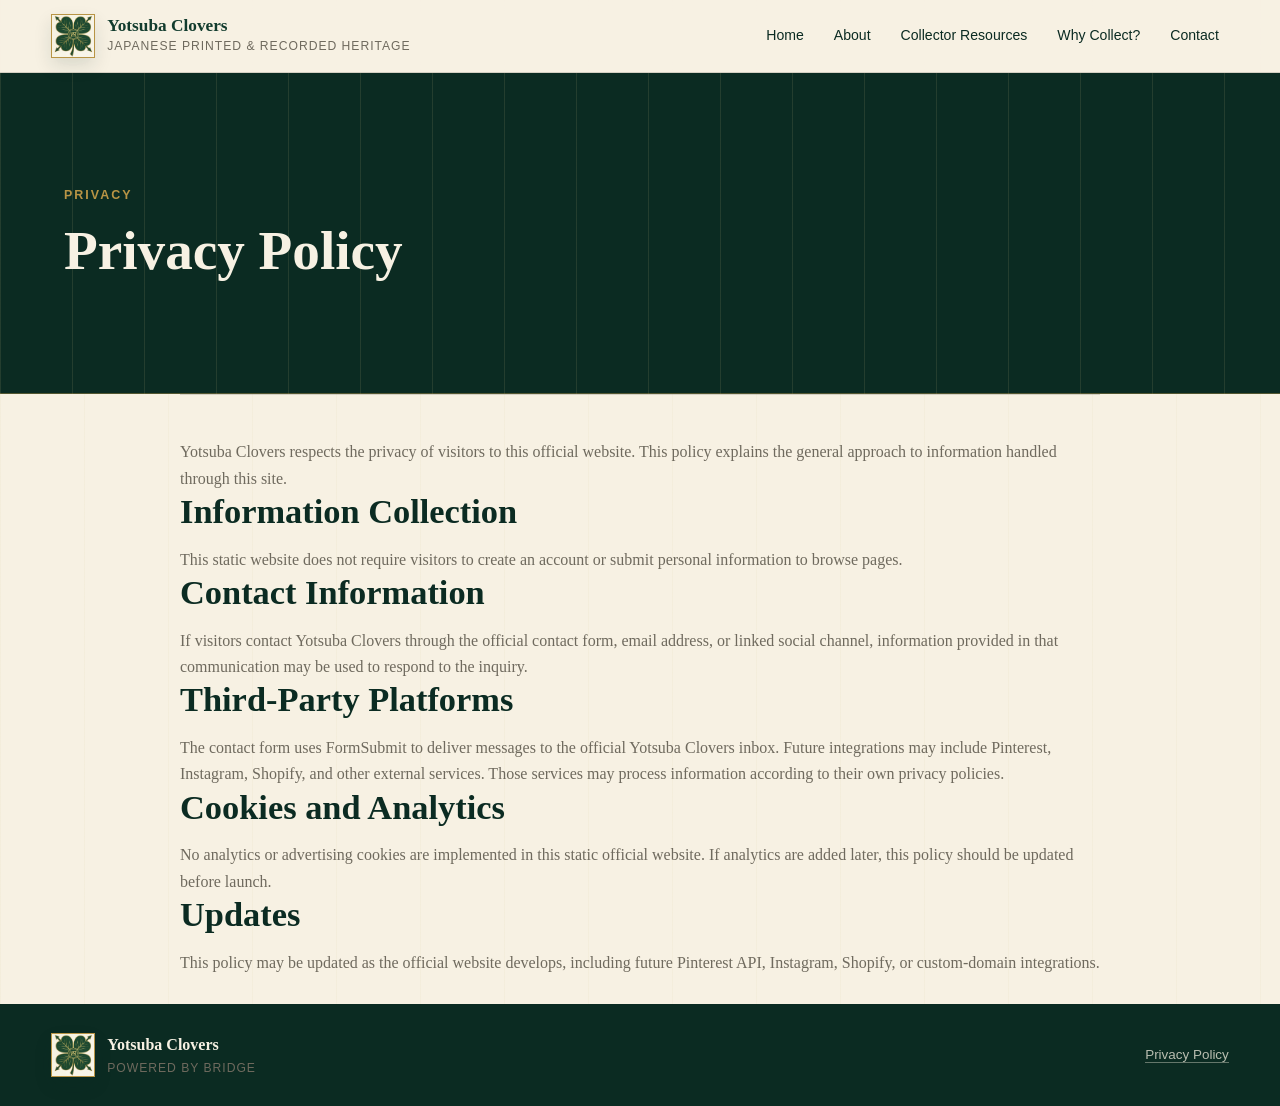
<file: privacy.html>
<!DOCTYPE html>
<html lang="en">
<head>
  <meta charset="UTF-8">
  <meta name="viewport" content="width=device-width, initial-scale=1.0">
  <title>Privacy Policy | Yotsuba Clovers</title>
  <meta name="description" content="Privacy Policy for Yotsuba Clovers, the official website for Japanese printed and recorded heritage collectibles.">
  <link rel="canonical" href="privacy.html">
  <meta property="og:type" content="website">
  <meta property="og:title" content="Privacy Policy | Yotsuba Clovers">
  <meta property="og:description" content="Privacy Policy for the Yotsuba Clovers official website.">
  <meta property="og:url" content="privacy.html">
  <meta property="og:site_name" content="Yotsuba Clovers">
  <meta property="og:image" content="assets/hero-printed-culture.png">
  <meta name="twitter:card" content="summary_large_image">
  <meta name="twitter:title" content="Privacy Policy | Yotsuba Clovers">
  <meta name="twitter:description" content="Privacy Policy for the Yotsuba Clovers official website.">
  <meta name="twitter:image" content="assets/hero-printed-culture.png">
  <link rel="icon" href="assets/logo.png" type="image/png">
  <link rel="stylesheet" href="style.css">
  <script type="application/ld+json">
  {
    "@context": "https://schema.org",
    "@type": "WebPage",
    "name": "Privacy Policy",
    "publisher": {
      "@type": "Organization",
      "name": "Yotsuba Clovers"
    }
  }
  </script>
</head>
<body>
  <a class="skip-link" href="#main-content">Skip to main content</a>
  <header class="site-header">
    <a class="brand" href="index.html" aria-label="Yotsuba Clovers home">
      <img class="logo-frame" src="assets/logo.png" alt="">
      <span>
        <span class="brand-name">Yotsuba Clovers</span>
        <span class="brand-tagline">Japanese Printed &amp; Recorded Heritage</span>
      </span>
    </a>
    <nav class="site-nav" aria-label="Primary navigation">
      <a href="index.html">Home</a>
      <a href="about.html">About</a>
      <a href="collector-resources.html">Collector Resources</a>
      <a href="why-collect-japanese-printed-culture.html">Why Collect?</a>
      <a href="contact.html">Contact</a>
    </nav>
  </header>

  <main id="main-content" tabindex="-1">
    <section class="page-hero">
      <p class="eyebrow">Privacy</p>
      <h1>Privacy Policy</h1>
    </section>

    <section class="section policy">
      <p>Yotsuba Clovers respects the privacy of visitors to this official website. This policy explains the general approach to information handled through this site.</p>

      <h2>Information Collection</h2>
      <p>This static website does not require visitors to create an account or submit personal information to browse pages.</p>

      <h2>Contact Information</h2>
      <p>If visitors contact Yotsuba Clovers through the official contact form, email address, or linked social channel, information provided in that communication may be used to respond to the inquiry.</p>

      <h2>Third-Party Platforms</h2>
      <p>The contact form uses FormSubmit to deliver messages to the official Yotsuba Clovers inbox. Future integrations may include Pinterest, Instagram, Shopify, and other external services. Those services may process information according to their own privacy policies.</p>

      <h2>Cookies and Analytics</h2>
      <p>No analytics or advertising cookies are implemented in this static official website. If analytics are added later, this policy should be updated before launch.</p>

      <h2>Updates</h2>
      <p>This policy may be updated as the official website develops, including future Pinterest API, Instagram, Shopify, or custom-domain integrations.</p>
    </section>
  </main>

  <footer class="site-footer">
    <div class="footer-brand">
      <img class="logo-frame" src="assets/logo.png" alt="">
      <span>
        <strong>Yotsuba Clovers</strong>
        <span>Powered by BRIdGE</span>
      </span>
    </div>
    <p><a href="privacy.html" aria-current="page">Privacy Policy</a></p>
  </footer>
</body>
</html>
</file>
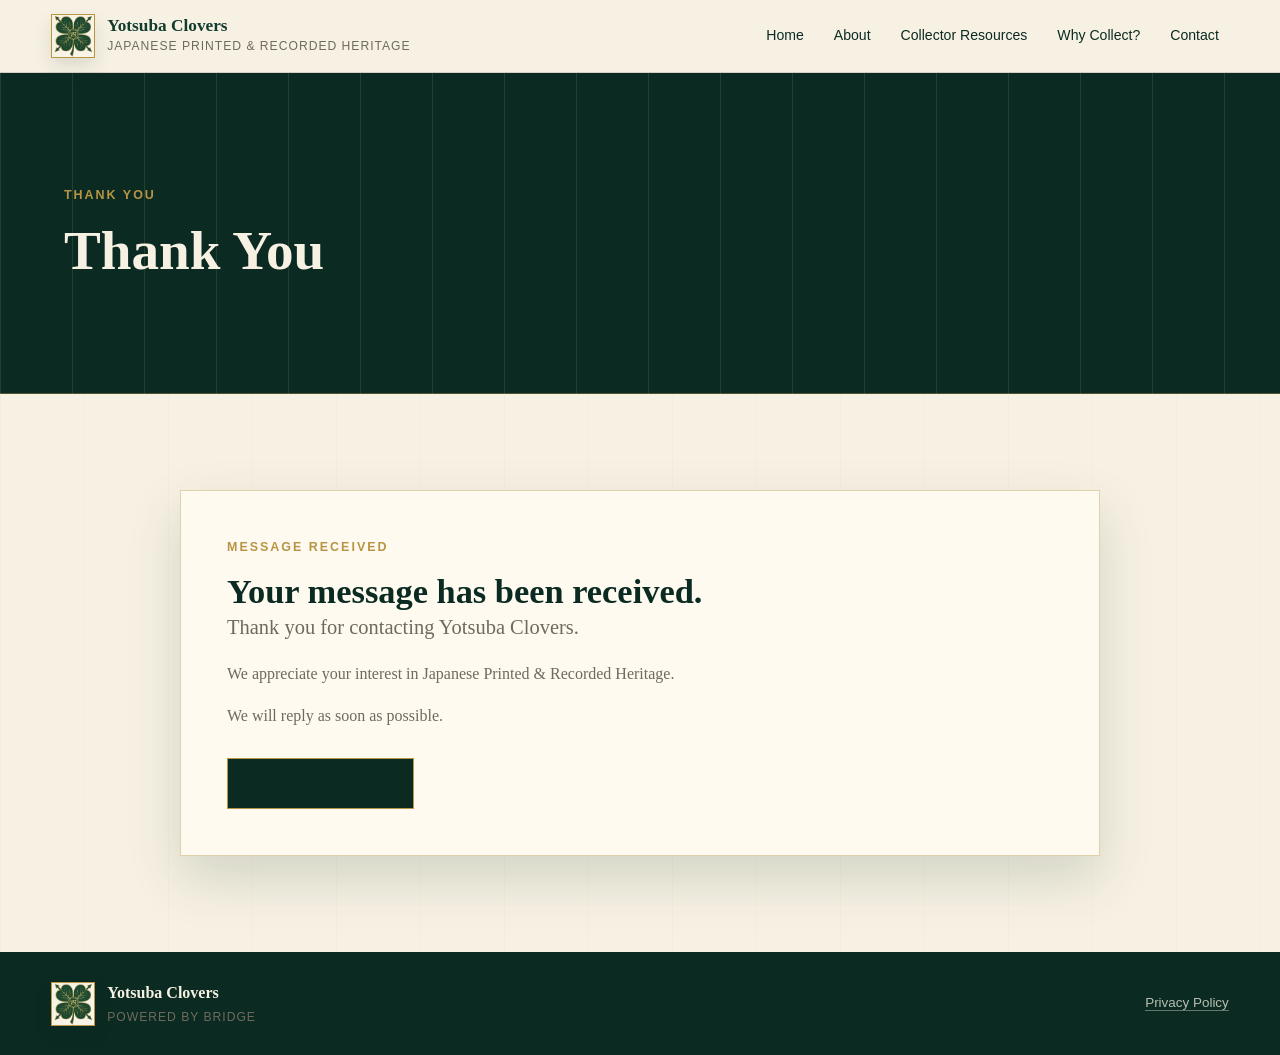
<file: thank-you.html>
<!DOCTYPE html>
<html lang="en">
<head>
  <meta charset="UTF-8">
  <meta name="viewport" content="width=device-width, initial-scale=1.0">
  <title>Thank You | Yotsuba Clovers</title>
  <meta name="description" content="Thank you for contacting Yotsuba Clovers. Your message has been received.">
  <meta name="robots" content="noindex, follow">
  <link rel="canonical" href="thank-you.html">
  <meta property="og:type" content="website">
  <meta property="og:title" content="Thank You | Yotsuba Clovers">
  <meta property="og:description" content="Your message has been received by Yotsuba Clovers.">
  <meta property="og:url" content="thank-you.html">
  <meta property="og:site_name" content="Yotsuba Clovers">
  <meta property="og:image" content="assets/hero-printed-culture.png">
  <meta name="twitter:card" content="summary_large_image">
  <meta name="twitter:title" content="Thank You | Yotsuba Clovers">
  <meta name="twitter:description" content="Your message has been received by Yotsuba Clovers.">
  <meta name="twitter:image" content="assets/hero-printed-culture.png">
  <link rel="icon" href="assets/logo.png" type="image/png">
  <link rel="stylesheet" href="style.css">
</head>
<body>
  <a class="skip-link" href="#main-content">Skip to main content</a>
  <header class="site-header">
    <a class="brand" href="index.html" aria-label="Yotsuba Clovers home">
      <img class="logo-frame" src="assets/logo.png" alt="">
      <span>
        <span class="brand-name">Yotsuba Clovers</span>
        <span class="brand-tagline">Japanese Printed &amp; Recorded Heritage</span>
      </span>
    </a>
    <nav class="site-nav" aria-label="Primary navigation">
      <a href="index.html">Home</a>
      <a href="about.html">About</a>
      <a href="collector-resources.html">Collector Resources</a>
      <a href="why-collect-japanese-printed-culture.html">Why Collect?</a>
      <a href="contact.html">Contact</a>
    </nav>
  </header>

  <main id="main-content" tabindex="-1">
    <section class="page-hero">
      <p class="eyebrow">Thank You</p>
      <h1>Thank You</h1>
    </section>

    <section class="section" aria-labelledby="thank-you-title">
      <div class="longform success-panel">
        <p class="eyebrow">Message Received</p>
        <h2 id="thank-you-title">Your message has been received.</h2>
        <p class="lead">Thank you for contacting Yotsuba Clovers.</p>
        <p>We appreciate your interest in Japanese Printed &amp; Recorded Heritage.</p>
        <p>We will reply as soon as possible.</p>
        <div class="success-actions">
          <a class="form-submit" href="index.html">Return to Home</a>
        </div>
      </div>
    </section>
  </main>

  <footer class="site-footer">
    <div class="footer-brand">
      <img class="logo-frame" src="assets/logo.png" alt="">
      <span>
        <strong>Yotsuba Clovers</strong>
        <span>Powered by BRIdGE</span>
      </span>
    </div>
    <p><a href="privacy.html">Privacy Policy</a></p>
  </footer>
</body>
</html>
</file>
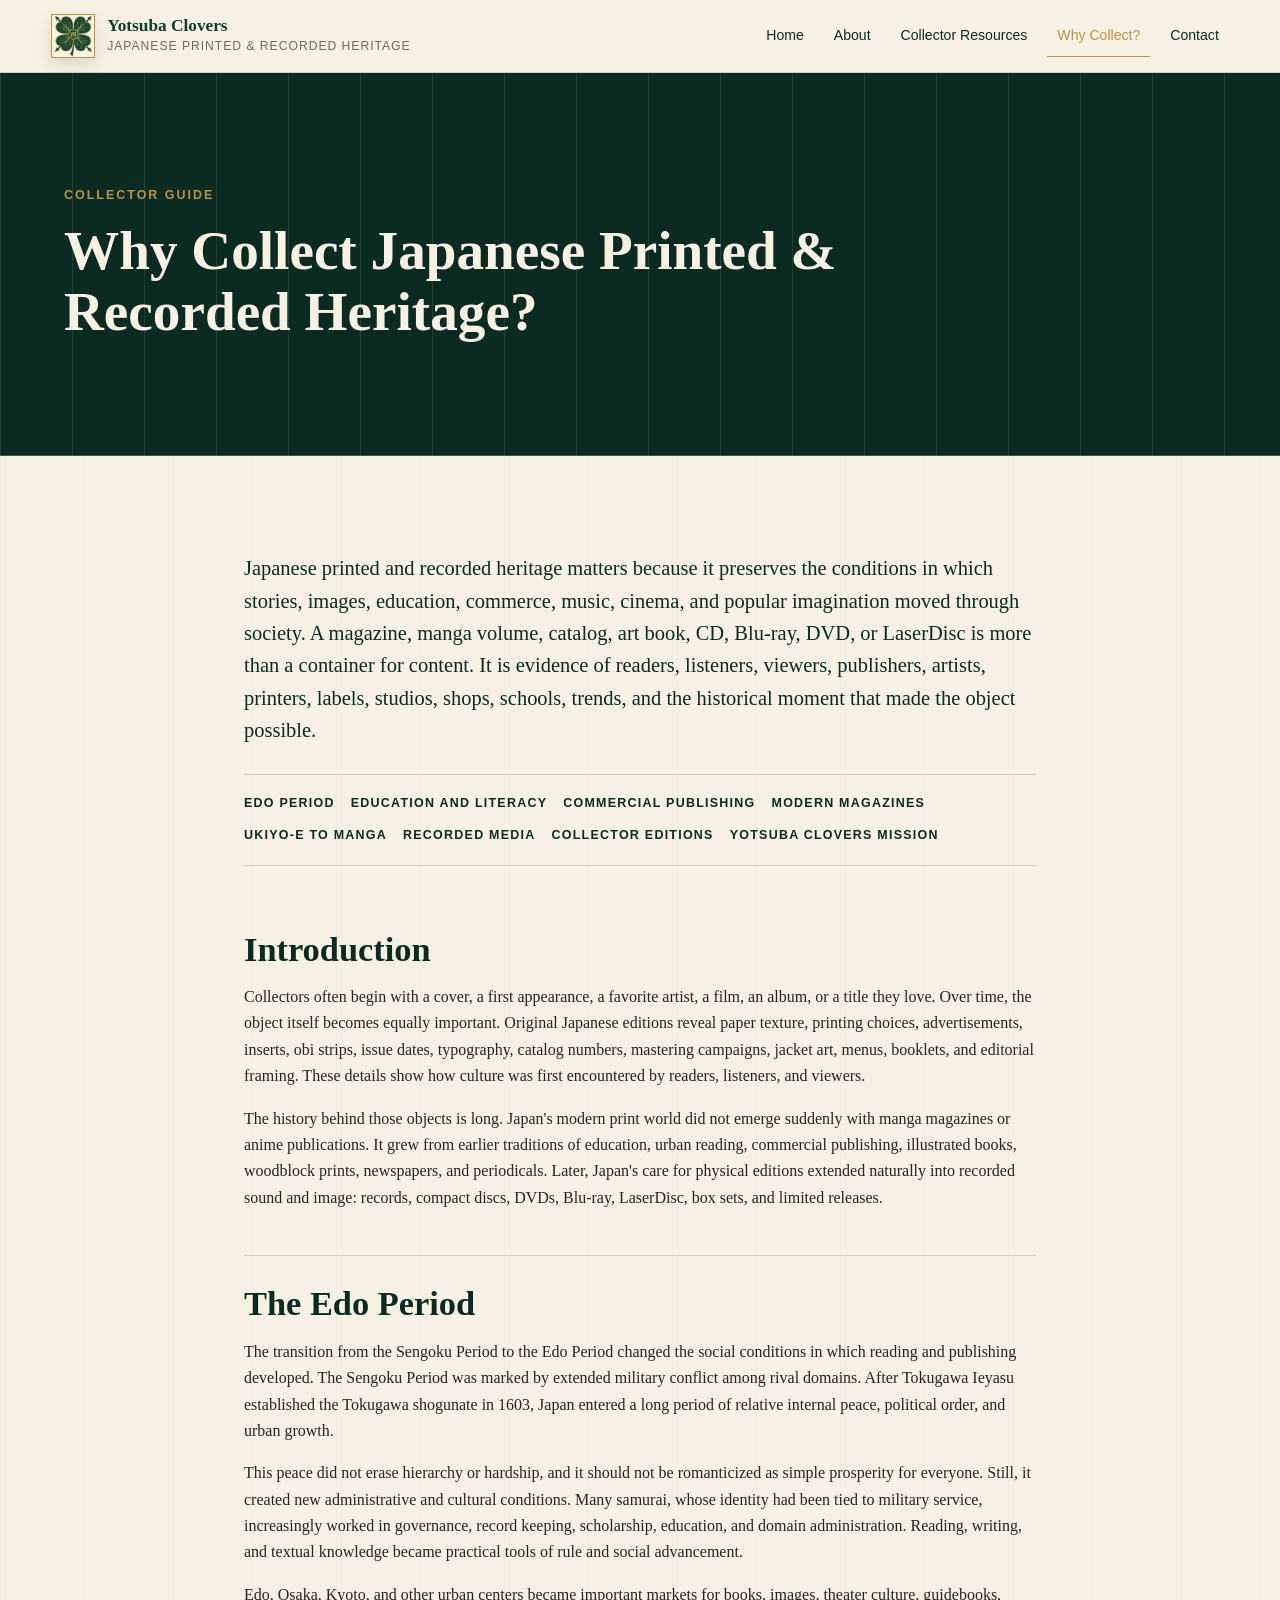
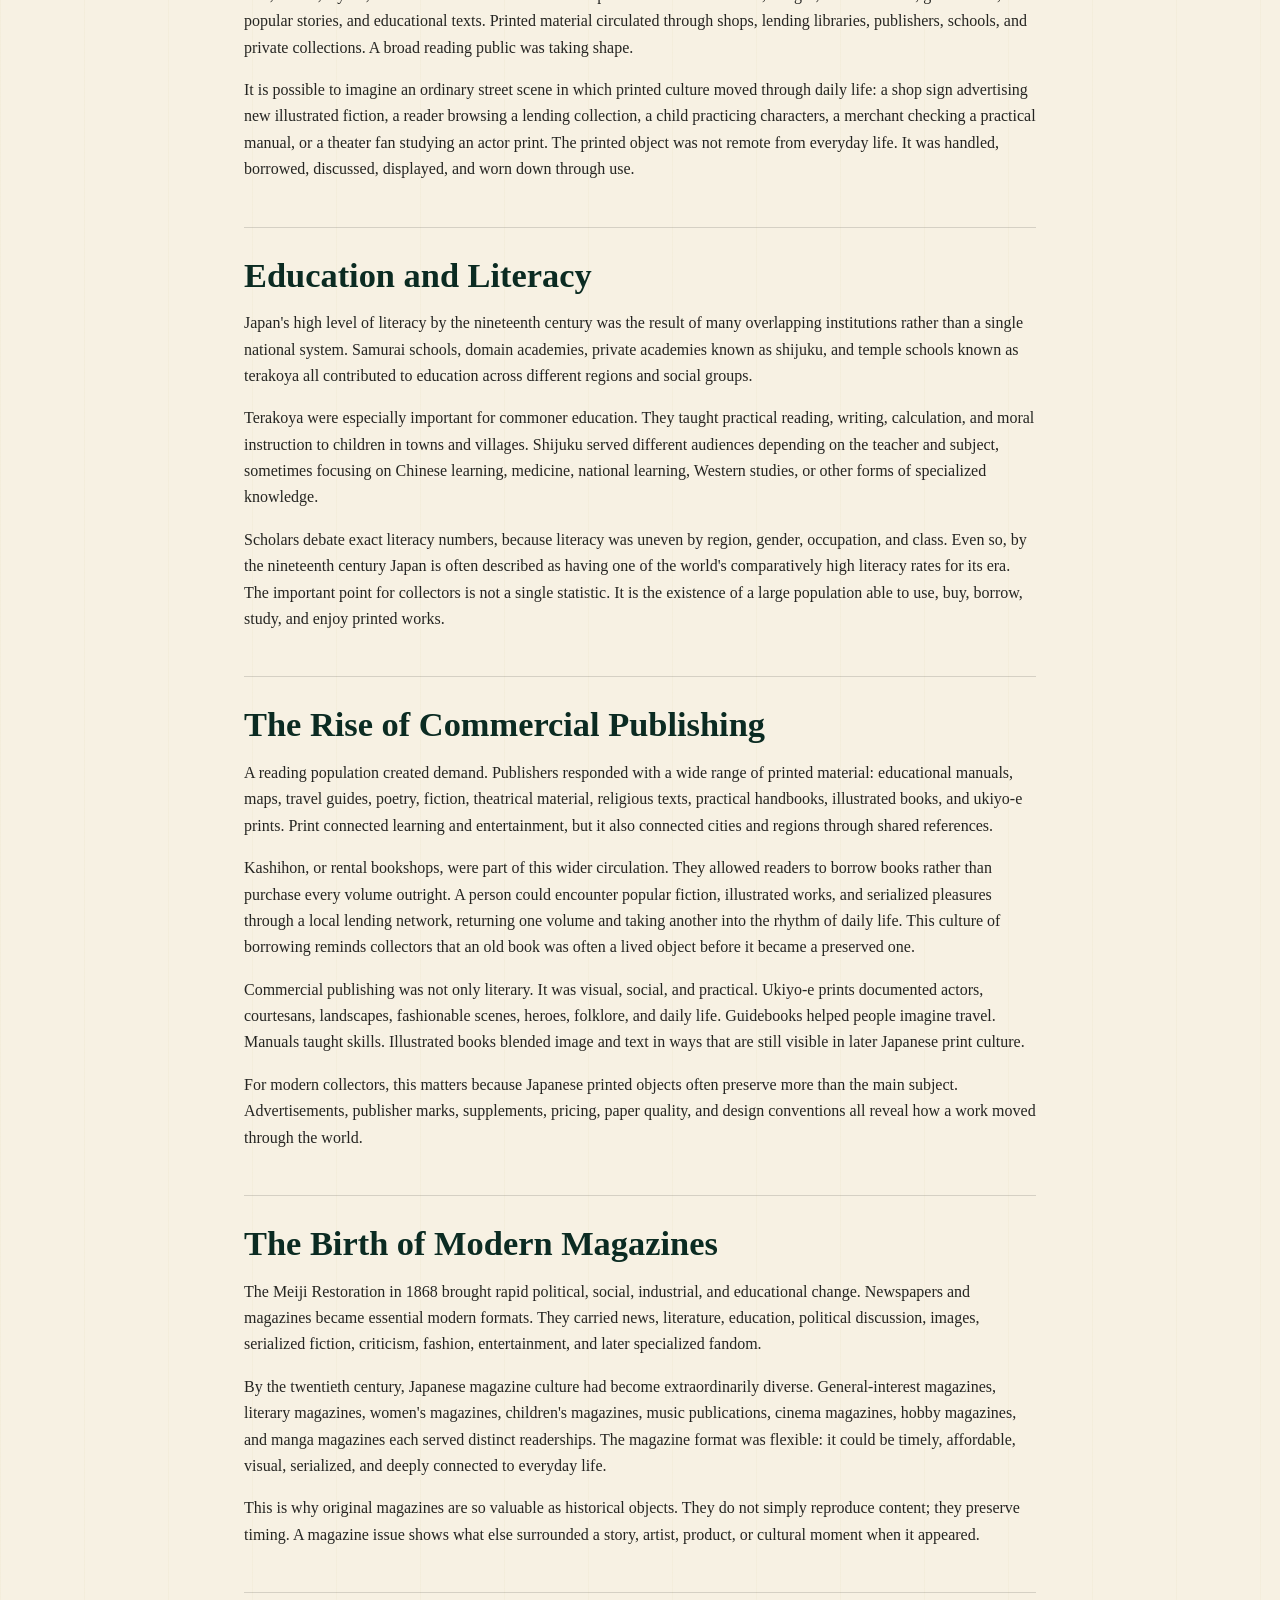
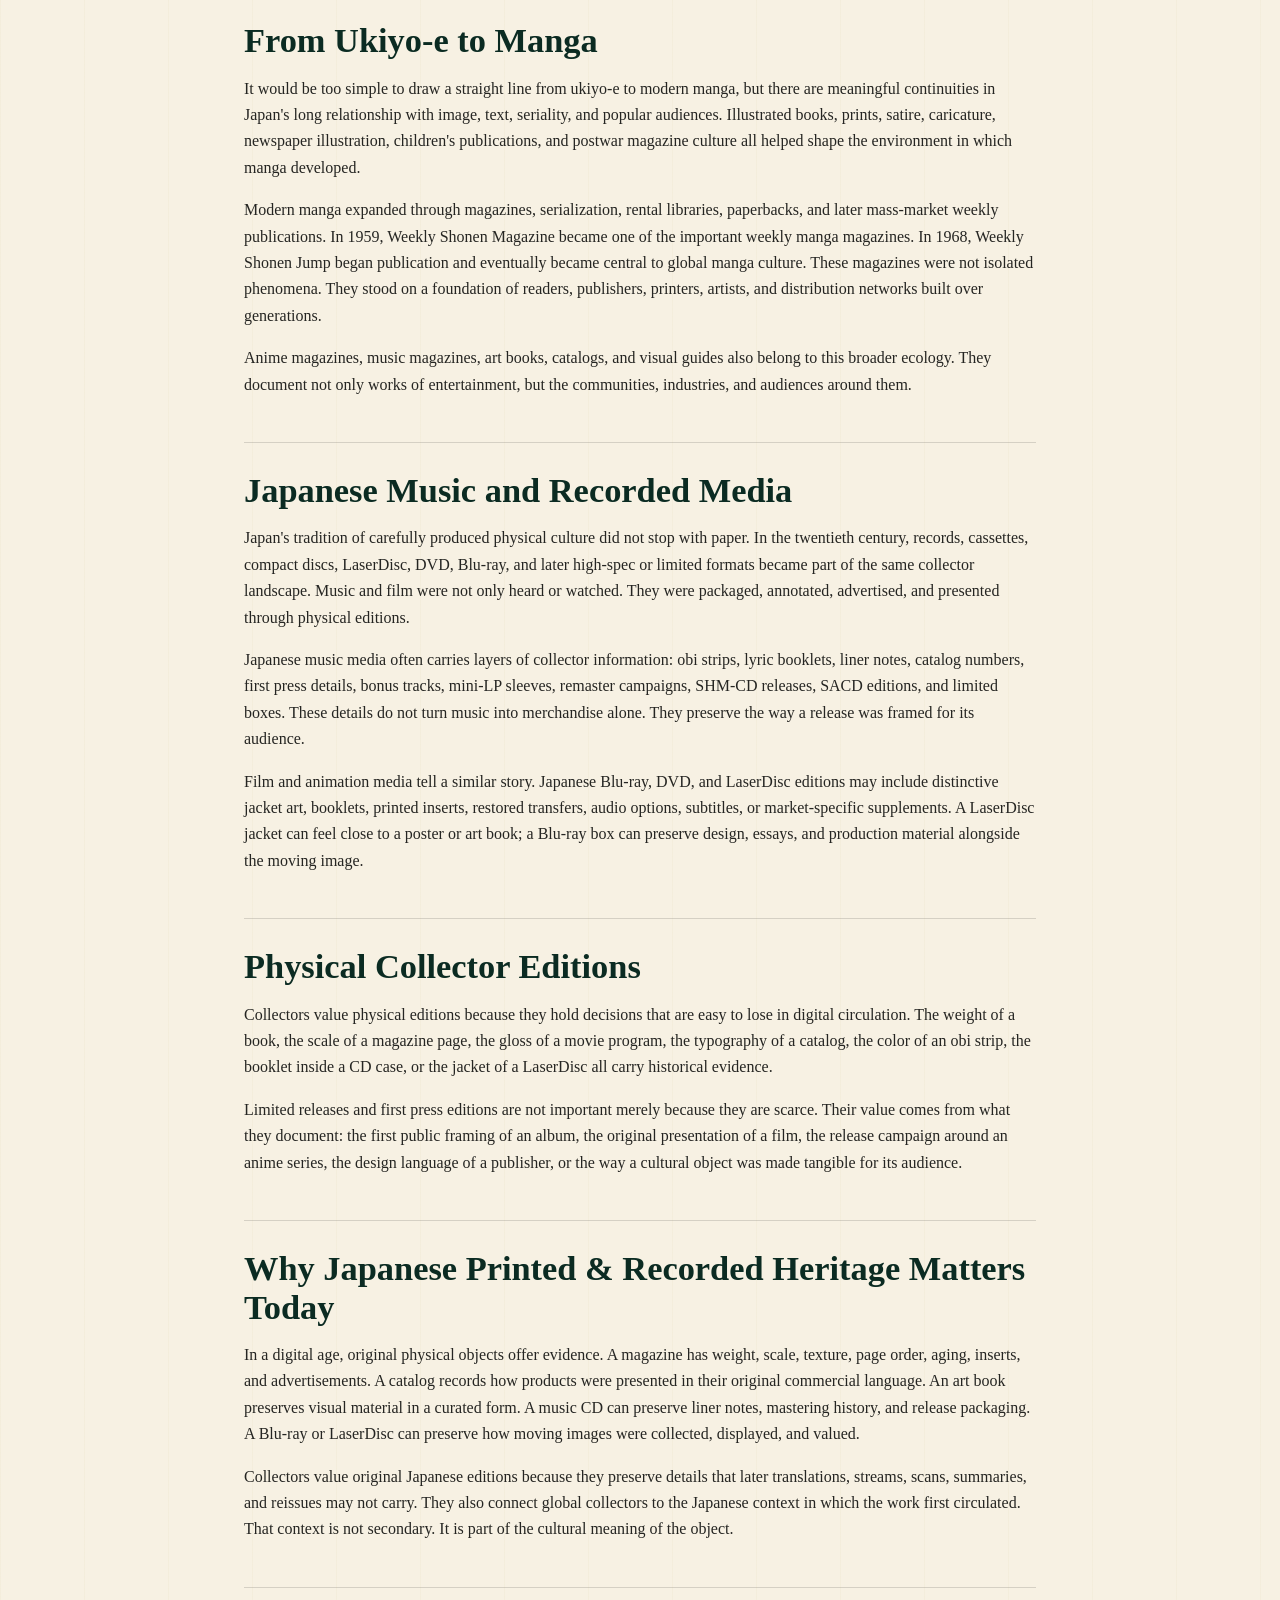
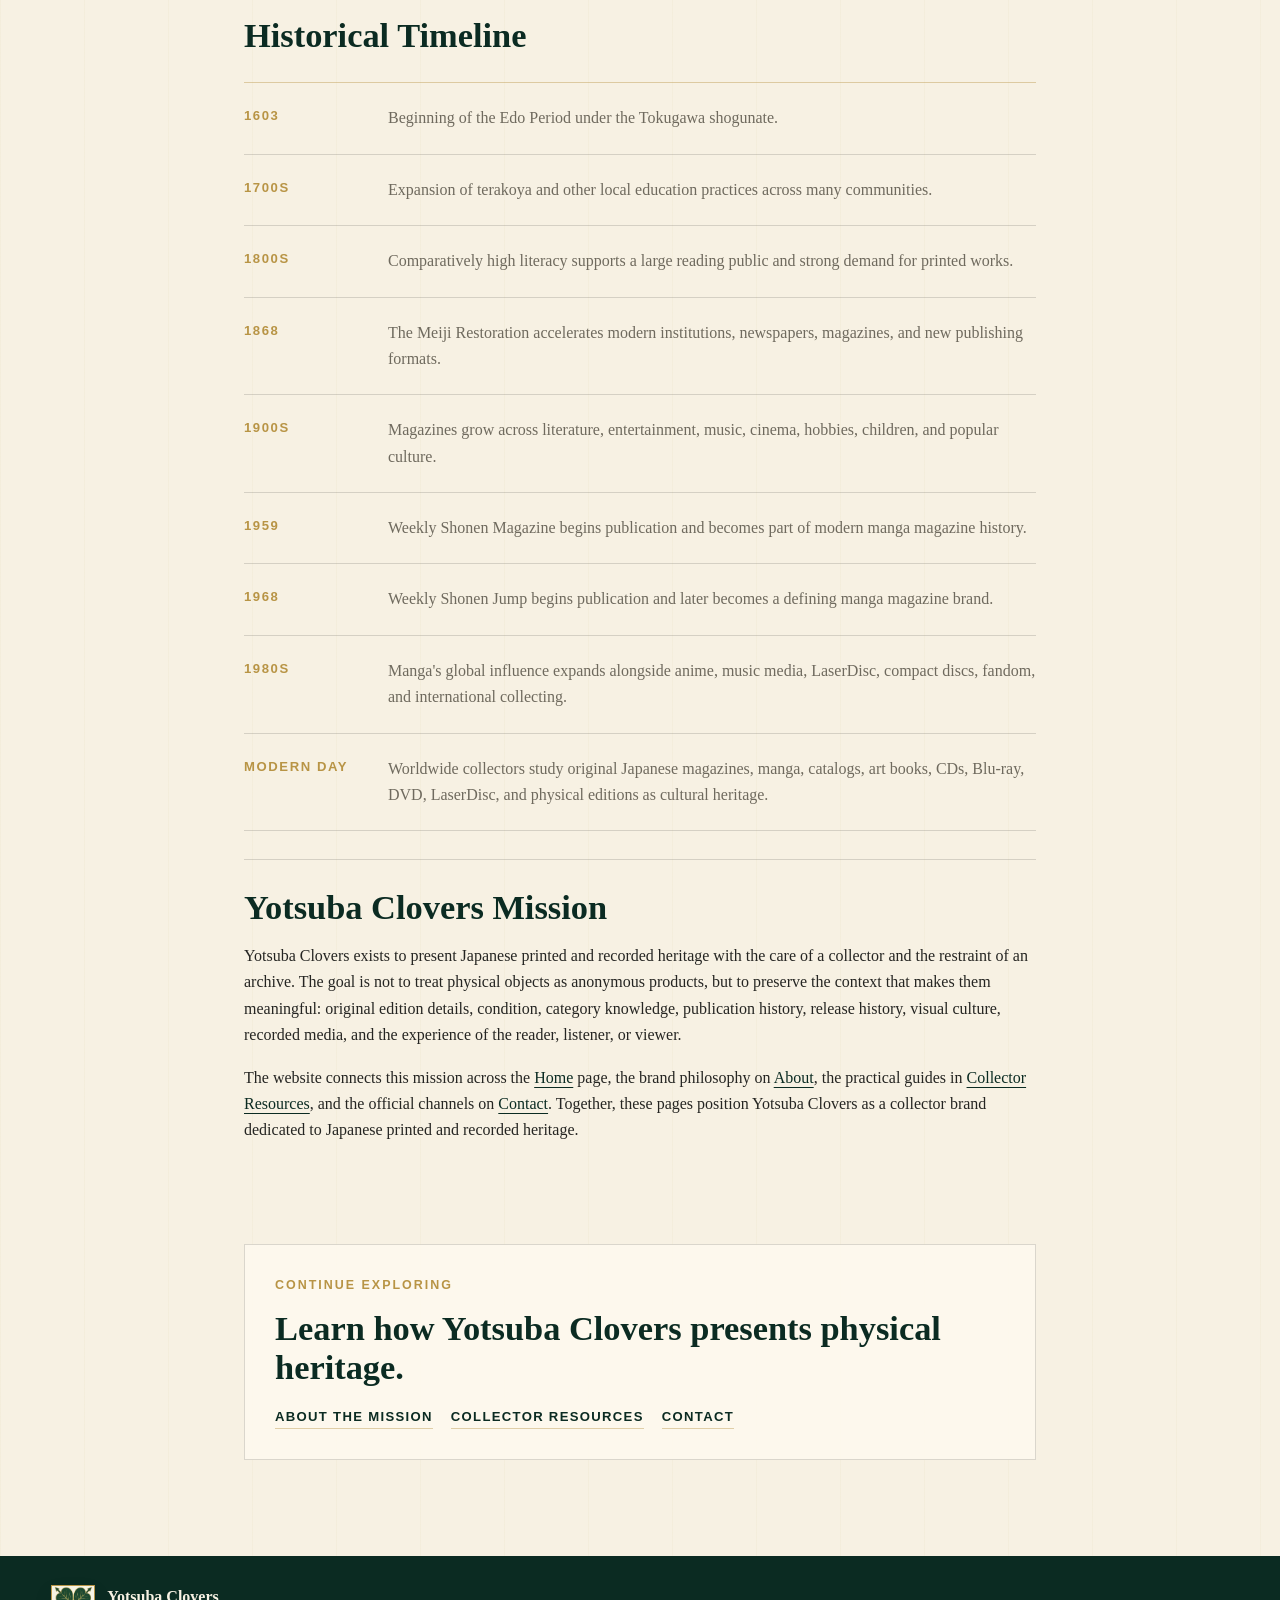
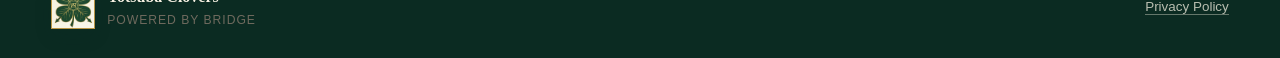
<file: why-collect-japanese-printed-culture.html>
<!DOCTYPE html>
<html lang="en">
<head>
  <meta charset="UTF-8">
  <meta name="viewport" content="width=device-width, initial-scale=1.0">
  <title>Why Collect Japanese Printed &amp; Recorded Heritage? | Publishing and Media History</title>
  <meta name="description" content="A long-form guide to Japanese printed and recorded heritage, Edo literacy, kashihon, publishing history, magazines, manga, music media, optical media, and collector editions.">
  <link rel="canonical" href="why-collect-japanese-printed-culture.html">
  <meta property="og:type" content="article">
  <meta property="og:title" content="Why Collect Japanese Printed &amp; Recorded Heritage?">
  <meta property="og:description" content="A museum-style guide to Edo literacy, Japanese publishing history, manga, magazines, music media, Blu-ray, LaserDisc, and collector editions.">
  <meta property="og:url" content="why-collect-japanese-printed-culture.html">
  <meta property="og:site_name" content="Yotsuba Clovers">
  <meta property="og:image" content="assets/hero-printed-culture.png">
  <meta name="twitter:card" content="summary_large_image">
  <meta name="twitter:title" content="Why Collect Japanese Printed &amp; Recorded Heritage?">
  <meta name="twitter:description" content="A long-form guide to Japanese publishing history, recorded media, manga, magazines, music editions, and collector heritage.">
  <meta name="twitter:image" content="assets/hero-printed-culture.png">
  <link rel="icon" href="assets/logo.png" type="image/png">
  <link rel="stylesheet" href="style.css">
  <script type="application/ld+json">
  {
    "@context": "https://schema.org",
    "@type": "Article",
    "headline": "Why Collect Japanese Printed & Recorded Heritage?",
    "description": "A long-form educational guide to Japanese print culture, recorded media, Edo literacy, kashihon, publishing history, Japanese magazines, manga history, music media, optical media, and collector editions.",
    "about": [
      "Japanese print culture",
      "Japanese recorded media",
      "History of Japanese publishing",
      "Edo literacy",
      "Japanese magazines",
      "Japanese manga history",
      "Japanese music media",
      "Japanese Blu-ray",
      "Japanese CDs",
      "Printed heritage",
      "Collector editions"
    ],
    "author": {
      "@type": "Organization",
      "name": "Yotsuba Clovers"
    },
    "publisher": {
      "@type": "Organization",
      "name": "Yotsuba Clovers",
      "logo": {
        "@type": "ImageObject",
        "url": "assets/logo.png"
      }
    }
  }
  </script>
</head>
<body>
  <a class="skip-link" href="#main-content">Skip to main content</a>
  <header class="site-header">
    <a class="brand" href="index.html" aria-label="Yotsuba Clovers home">
      <img class="logo-frame" src="assets/logo.png" alt="">
      <span>
        <span class="brand-name">Yotsuba Clovers</span>
        <span class="brand-tagline">Japanese Printed &amp; Recorded Heritage</span>
      </span>
    </a>
    <nav class="site-nav" aria-label="Primary navigation">
      <a href="index.html">Home</a>
      <a href="about.html">About</a>
      <a href="collector-resources.html">Collector Resources</a>
      <a href="why-collect-japanese-printed-culture.html" aria-current="page">Why Collect?</a>
      <a href="contact.html">Contact</a>
    </nav>
  </header>

  <main id="main-content" tabindex="-1">
    <section class="page-hero">
      <p class="eyebrow">Collector Guide</p>
      <h1>Why Collect Japanese Printed &amp; Recorded Heritage?</h1>
    </section>

    <article class="section longform">
      <p class="lead">Japanese printed and recorded heritage matters because it preserves the conditions in which stories, images, education, commerce, music, cinema, and popular imagination moved through society. A magazine, manga volume, catalog, art book, CD, Blu-ray, DVD, or LaserDisc is more than a container for content. It is evidence of readers, listeners, viewers, publishers, artists, printers, labels, studios, shops, schools, trends, and the historical moment that made the object possible.</p>

      <nav class="article-links" aria-label="Article sections">
        <a href="#edo-period">Edo Period</a>
        <a href="#education-literacy">Education and Literacy</a>
        <a href="#commercial-publishing">Commercial Publishing</a>
        <a href="#modern-magazines">Modern Magazines</a>
        <a href="#ukiyoe-manga">Ukiyo-e to Manga</a>
        <a href="#recorded-media">Recorded Media</a>
        <a href="#collector-editions">Collector Editions</a>
        <a href="#mission">Yotsuba Clovers Mission</a>
      </nav>

      <section>
        <h2>Introduction</h2>
        <p>Collectors often begin with a cover, a first appearance, a favorite artist, a film, an album, or a title they love. Over time, the object itself becomes equally important. Original Japanese editions reveal paper texture, printing choices, advertisements, inserts, obi strips, issue dates, typography, catalog numbers, mastering campaigns, jacket art, menus, booklets, and editorial framing. These details show how culture was first encountered by readers, listeners, and viewers.</p>
        <p>The history behind those objects is long. Japan's modern print world did not emerge suddenly with manga magazines or anime publications. It grew from earlier traditions of education, urban reading, commercial publishing, illustrated books, woodblock prints, newspapers, and periodicals. Later, Japan's care for physical editions extended naturally into recorded sound and image: records, compact discs, DVDs, Blu-ray, LaserDisc, box sets, and limited releases.</p>
      </section>

      <section id="edo-period">
        <h2>The Edo Period</h2>
        <p>The transition from the Sengoku Period to the Edo Period changed the social conditions in which reading and publishing developed. The Sengoku Period was marked by extended military conflict among rival domains. After Tokugawa Ieyasu established the Tokugawa shogunate in 1603, Japan entered a long period of relative internal peace, political order, and urban growth.</p>
        <p>This peace did not erase hierarchy or hardship, and it should not be romanticized as simple prosperity for everyone. Still, it created new administrative and cultural conditions. Many samurai, whose identity had been tied to military service, increasingly worked in governance, record keeping, scholarship, education, and domain administration. Reading, writing, and textual knowledge became practical tools of rule and social advancement.</p>
        <p>Edo, Osaka, Kyoto, and other urban centers became important markets for books, images, theater culture, guidebooks, popular stories, and educational texts. Printed material circulated through shops, lending libraries, publishers, schools, and private collections. A broad reading public was taking shape.</p>
        <p>It is possible to imagine an ordinary street scene in which printed culture moved through daily life: a shop sign advertising new illustrated fiction, a reader browsing a lending collection, a child practicing characters, a merchant checking a practical manual, or a theater fan studying an actor print. The printed object was not remote from everyday life. It was handled, borrowed, discussed, displayed, and worn down through use.</p>
      </section>

      <section id="education-literacy">
        <h2>Education and Literacy</h2>
        <p>Japan's high level of literacy by the nineteenth century was the result of many overlapping institutions rather than a single national system. Samurai schools, domain academies, private academies known as shijuku, and temple schools known as terakoya all contributed to education across different regions and social groups.</p>
        <p>Terakoya were especially important for commoner education. They taught practical reading, writing, calculation, and moral instruction to children in towns and villages. Shijuku served different audiences depending on the teacher and subject, sometimes focusing on Chinese learning, medicine, national learning, Western studies, or other forms of specialized knowledge.</p>
        <p>Scholars debate exact literacy numbers, because literacy was uneven by region, gender, occupation, and class. Even so, by the nineteenth century Japan is often described as having one of the world's comparatively high literacy rates for its era. The important point for collectors is not a single statistic. It is the existence of a large population able to use, buy, borrow, study, and enjoy printed works.</p>
      </section>

      <section id="commercial-publishing">
        <h2>The Rise of Commercial Publishing</h2>
        <p>A reading population created demand. Publishers responded with a wide range of printed material: educational manuals, maps, travel guides, poetry, fiction, theatrical material, religious texts, practical handbooks, illustrated books, and ukiyo-e prints. Print connected learning and entertainment, but it also connected cities and regions through shared references.</p>
        <p>Kashihon, or rental bookshops, were part of this wider circulation. They allowed readers to borrow books rather than purchase every volume outright. A person could encounter popular fiction, illustrated works, and serialized pleasures through a local lending network, returning one volume and taking another into the rhythm of daily life. This culture of borrowing reminds collectors that an old book was often a lived object before it became a preserved one.</p>
        <p>Commercial publishing was not only literary. It was visual, social, and practical. Ukiyo-e prints documented actors, courtesans, landscapes, fashionable scenes, heroes, folklore, and daily life. Guidebooks helped people imagine travel. Manuals taught skills. Illustrated books blended image and text in ways that are still visible in later Japanese print culture.</p>
        <p>For modern collectors, this matters because Japanese printed objects often preserve more than the main subject. Advertisements, publisher marks, supplements, pricing, paper quality, and design conventions all reveal how a work moved through the world.</p>
      </section>

      <section id="modern-magazines">
        <h2>The Birth of Modern Magazines</h2>
        <p>The Meiji Restoration in 1868 brought rapid political, social, industrial, and educational change. Newspapers and magazines became essential modern formats. They carried news, literature, education, political discussion, images, serialized fiction, criticism, fashion, entertainment, and later specialized fandom.</p>
        <p>By the twentieth century, Japanese magazine culture had become extraordinarily diverse. General-interest magazines, literary magazines, women's magazines, children's magazines, music publications, cinema magazines, hobby magazines, and manga magazines each served distinct readerships. The magazine format was flexible: it could be timely, affordable, visual, serialized, and deeply connected to everyday life.</p>
        <p>This is why original magazines are so valuable as historical objects. They do not simply reproduce content; they preserve timing. A magazine issue shows what else surrounded a story, artist, product, or cultural moment when it appeared.</p>
      </section>

      <section id="ukiyoe-manga">
        <h2>From Ukiyo-e to Manga</h2>
        <p>It would be too simple to draw a straight line from ukiyo-e to modern manga, but there are meaningful continuities in Japan's long relationship with image, text, seriality, and popular audiences. Illustrated books, prints, satire, caricature, newspaper illustration, children's publications, and postwar magazine culture all helped shape the environment in which manga developed.</p>
        <p>Modern manga expanded through magazines, serialization, rental libraries, paperbacks, and later mass-market weekly publications. In 1959, Weekly Shonen Magazine became one of the important weekly manga magazines. In 1968, Weekly Shonen Jump began publication and eventually became central to global manga culture. These magazines were not isolated phenomena. They stood on a foundation of readers, publishers, printers, artists, and distribution networks built over generations.</p>
        <p>Anime magazines, music magazines, art books, catalogs, and visual guides also belong to this broader ecology. They document not only works of entertainment, but the communities, industries, and audiences around them.</p>
      </section>

      <section id="recorded-media">
        <h2>Japanese Music and Recorded Media</h2>
        <p>Japan's tradition of carefully produced physical culture did not stop with paper. In the twentieth century, records, cassettes, compact discs, LaserDisc, DVD, Blu-ray, and later high-spec or limited formats became part of the same collector landscape. Music and film were not only heard or watched. They were packaged, annotated, advertised, and presented through physical editions.</p>
        <p>Japanese music media often carries layers of collector information: obi strips, lyric booklets, liner notes, catalog numbers, first press details, bonus tracks, mini-LP sleeves, remaster campaigns, SHM-CD releases, SACD editions, and limited boxes. These details do not turn music into merchandise alone. They preserve the way a release was framed for its audience.</p>
        <p>Film and animation media tell a similar story. Japanese Blu-ray, DVD, and LaserDisc editions may include distinctive jacket art, booklets, printed inserts, restored transfers, audio options, subtitles, or market-specific supplements. A LaserDisc jacket can feel close to a poster or art book; a Blu-ray box can preserve design, essays, and production material alongside the moving image.</p>
      </section>

      <section id="collector-editions">
        <h2>Physical Collector Editions</h2>
        <p>Collectors value physical editions because they hold decisions that are easy to lose in digital circulation. The weight of a book, the scale of a magazine page, the gloss of a movie program, the typography of a catalog, the color of an obi strip, the booklet inside a CD case, or the jacket of a LaserDisc all carry historical evidence.</p>
        <p>Limited releases and first press editions are not important merely because they are scarce. Their value comes from what they document: the first public framing of an album, the original presentation of a film, the release campaign around an anime series, the design language of a publisher, or the way a cultural object was made tangible for its audience.</p>
      </section>

      <section>
        <h2>Why Japanese Printed &amp; Recorded Heritage Matters Today</h2>
        <p>In a digital age, original physical objects offer evidence. A magazine has weight, scale, texture, page order, aging, inserts, and advertisements. A catalog records how products were presented in their original commercial language. An art book preserves visual material in a curated form. A music CD can preserve liner notes, mastering history, and release packaging. A Blu-ray or LaserDisc can preserve how moving images were collected, displayed, and valued.</p>
        <p>Collectors value original Japanese editions because they preserve details that later translations, streams, scans, summaries, and reissues may not carry. They also connect global collectors to the Japanese context in which the work first circulated. That context is not secondary. It is part of the cultural meaning of the object.</p>
      </section>

      <section aria-labelledby="historical-timeline">
        <h2 id="historical-timeline">Historical Timeline</h2>
        <ol class="timeline" aria-label="Timeline of Japanese publishing and physical media culture">
          <li><time datetime="1603">1603</time><span>Beginning of the Edo Period under the Tokugawa shogunate.</span></li>
          <li><time datetime="1700">1700s</time><span>Expansion of terakoya and other local education practices across many communities.</span></li>
          <li><time datetime="1800">1800s</time><span>Comparatively high literacy supports a large reading public and strong demand for printed works.</span></li>
          <li><time datetime="1868">1868</time><span>The Meiji Restoration accelerates modern institutions, newspapers, magazines, and new publishing formats.</span></li>
          <li><time datetime="1900">1900s</time><span>Magazines grow across literature, entertainment, music, cinema, hobbies, children, and popular culture.</span></li>
          <li><time datetime="1959">1959</time><span>Weekly Shonen Magazine begins publication and becomes part of modern manga magazine history.</span></li>
          <li><time datetime="1968">1968</time><span>Weekly Shonen Jump begins publication and later becomes a defining manga magazine brand.</span></li>
          <li><time datetime="1980">1980s</time><span>Manga's global influence expands alongside anime, music media, LaserDisc, compact discs, fandom, and international collecting.</span></li>
          <li><time datetime="2026">Modern day</time><span>Worldwide collectors study original Japanese magazines, manga, catalogs, art books, CDs, Blu-ray, DVD, LaserDisc, and physical editions as cultural heritage.</span></li>
        </ol>
      </section>

      <section id="mission">
        <h2>Yotsuba Clovers Mission</h2>
        <p>Yotsuba Clovers exists to present Japanese printed and recorded heritage with the care of a collector and the restraint of an archive. The goal is not to treat physical objects as anonymous products, but to preserve the context that makes them meaningful: original edition details, condition, category knowledge, publication history, release history, visual culture, recorded media, and the experience of the reader, listener, or viewer.</p>
        <p>The website connects this mission across the <a href="index.html">Home</a> page, the brand philosophy on <a href="about.html">About</a>, the practical guides in <a href="collector-resources.html">Collector Resources</a>, and the official channels on <a href="contact.html">Contact</a>. Together, these pages position Yotsuba Clovers as a collector brand dedicated to Japanese printed and recorded heritage.</p>
      </section>

      <aside class="related-panel" aria-labelledby="article-related">
        <p class="eyebrow">Continue Exploring</p>
        <h2 id="article-related">Learn how Yotsuba Clovers presents physical heritage.</h2>
        <div class="related-links">
          <a href="about.html">About the Mission</a>
          <a href="collector-resources.html">Collector Resources</a>
          <a href="contact.html">Contact</a>
        </div>
      </aside>
    </article>
  </main>

  <footer class="site-footer">
    <div class="footer-brand">
      <img class="logo-frame" src="assets/logo.png" alt="">
      <span>
        <strong>Yotsuba Clovers</strong>
        <span>Powered by BRIdGE</span>
      </span>
    </div>
    <p><a href="privacy.html">Privacy Policy</a></p>
  </footer>
</body>
</html>
</file>
<file: style.css>
:root {
  --deep-green: #123c2e;
  --green-ink: #0b2b22;
  --antique-gold: #b89445;
  --gold-soft: #d8c58b;
  --ivory: #f7f1e3;
  --ivory-deep: #eee4ce;
  --dark-gray: #252522;
  --muted-gray: #6f6a5e;
  --paper: #fffaf0;
  --line: rgba(37, 37, 34, 0.16);
  --line-strong: rgba(184, 148, 69, 0.42);
  --shadow: 0 22px 50px rgba(18, 60, 46, 0.16);
  --max: 1180px;
}

* {
  box-sizing: border-box;
}

body {
  margin: 0;
  background:
    linear-gradient(90deg, rgba(184, 148, 69, 0.045) 1px, transparent 1px) 0 0 / 84px 84px,
    linear-gradient(var(--ivory), var(--ivory));
  color: var(--dark-gray);
  font-family: Georgia, "Times New Roman", serif;
  line-height: 1.65;
}

a {
  color: inherit;
}

.skip-link {
  position: absolute;
  left: 18px;
  top: 12px;
  z-index: 100;
  padding: 10px 14px;
  color: var(--green-ink);
  background: var(--paper);
  border: 1px solid var(--antique-gold);
  transform: translateY(-160%);
  transition: transform 180ms ease;
}

.skip-link:focus {
  transform: translateY(0);
}

:focus-visible {
  outline: 2px solid var(--antique-gold);
  outline-offset: 4px;
}

main:focus {
  outline: none;
}

.site-header {
  display: flex;
  align-items: center;
  justify-content: space-between;
  gap: 24px;
  padding: 14px clamp(18px, 4vw, 56px);
  background: rgba(247, 241, 227, 0.94);
  border-bottom: 1px solid var(--line);
  backdrop-filter: blur(18px);
  position: sticky;
  top: 0;
  z-index: 10;
}

.brand,
.footer-brand {
  display: inline-flex;
  align-items: center;
  gap: 12px;
  text-decoration: none;
}

.logo-frame,
.large-logo {
  flex: 0 0 auto;
  background: var(--deep-green);
  border: 1px solid var(--antique-gold);
  object-fit: cover;
  box-shadow: 0 8px 18px rgba(11, 43, 34, 0.12);
}

.logo-frame {
  width: 44px;
  height: 44px;
}

.large-logo {
  width: 104px;
  height: 104px;
}

.brand-name {
  display: block;
  color: var(--deep-green);
  font-size: 1.08rem;
  font-weight: 700;
  line-height: 1.2;
}

.brand-tagline,
.footer-brand span span {
  display: block;
  color: var(--muted-gray);
  font-family: Arial, sans-serif;
  font-size: 0.76rem;
  letter-spacing: 0.08em;
  text-transform: uppercase;
}

.site-nav {
  display: flex;
  align-items: center;
  justify-content: flex-end;
  flex-wrap: wrap;
  gap: 6px 10px;
  font-family: Arial, sans-serif;
  font-size: 0.88rem;
}

.site-nav a {
  color: var(--green-ink);
  text-decoration: none;
  padding: 9px 10px;
  border-bottom: 1px solid transparent;
  transition: color 180ms ease, border-color 180ms ease;
}

.site-nav a[aria-current="page"] {
  color: var(--antique-gold);
  border-color: currentColor;
}

.site-nav a:hover {
  color: var(--antique-gold);
}

.hero {
  min-height: calc(100vh - 73px);
  display: grid;
  align-items: center;
  position: relative;
  overflow: hidden;
  padding: clamp(64px, 10vw, 120px) clamp(18px, 5vw, 72px);
  color: var(--ivory);
  background: var(--green-ink);
}

.hero::before,
.hero::after {
  content: "";
  position: absolute;
  inset: 0;
  pointer-events: none;
}

.hero::before {
  z-index: 1;
  background:
    linear-gradient(90deg, rgba(11, 43, 34, 0.96) 0%, rgba(11, 43, 34, 0.82) 38%, rgba(11, 43, 34, 0.28) 76%),
    linear-gradient(0deg, rgba(11, 43, 34, 0.72), rgba(11, 43, 34, 0.06) 42%);
}

.hero::after {
  z-index: 2;
  border: 1px solid rgba(216, 197, 139, 0.28);
  inset: clamp(16px, 2vw, 28px);
}

.hero-image {
  position: absolute;
  inset: 0;
  width: 100%;
  height: 100%;
  object-fit: cover;
  object-position: center right;
}

.hero-inner {
  position: relative;
  z-index: 3;
  max-width: 920px;
}

.eyebrow {
  margin: 0 0 14px;
  color: var(--antique-gold);
  font-family: Arial, sans-serif;
  font-size: 0.78rem;
  font-weight: 700;
  letter-spacing: 0.16em;
  text-transform: uppercase;
}

h1,
h2,
h3,
p {
  overflow-wrap: anywhere;
}

h1,
h2,
h3 {
  margin: 0;
  color: var(--green-ink);
  line-height: 1.12;
  font-weight: 600;
}

.hero h1 {
  color: var(--ivory);
  max-width: 860px;
  font-size: 6.8rem;
  letter-spacing: 0;
}

.hero-copy {
  max-width: 620px;
  margin: 26px 0 0;
  color: rgba(247, 241, 227, 0.88);
  font-size: 1.28rem;
}

.hero-proof {
  display: grid;
  grid-template-columns: repeat(3, minmax(0, 1fr));
  gap: 1px;
  width: min(760px, 100%);
  margin: clamp(34px, 6vw, 72px) 0 0;
  background: rgba(216, 197, 139, 0.28);
  border: 1px solid rgba(216, 197, 139, 0.34);
}

.hero-proof div {
  min-width: 0;
  padding: 18px;
  background: rgba(11, 43, 34, 0.58);
}

.hero-proof dt,
.hero-proof dd {
  margin: 0;
}

.hero-proof dt {
  color: var(--gold-soft);
  font-family: Arial, sans-serif;
  font-size: 0.7rem;
  font-weight: 700;
  letter-spacing: 0.14em;
  text-transform: uppercase;
}

.hero-proof dd {
  margin-top: 6px;
  color: var(--ivory);
  font-size: 0.96rem;
  line-height: 1.35;
}

.section {
  padding: clamp(54px, 8vw, 96px) clamp(18px, 5vw, 72px);
}

.intro-section {
  position: relative;
  background:
    linear-gradient(180deg, rgba(255, 250, 240, 0.96), rgba(255, 250, 240, 0.88)),
    var(--paper);
  border-bottom: 1px solid var(--line);
}

.section-grid {
  display: grid;
  grid-template-columns: minmax(0, 0.85fr) minmax(0, 1fr);
  gap: clamp(28px, 5vw, 72px);
  max-width: var(--max);
  margin: 0 auto;
}

.story-grid {
  display: grid;
  grid-template-columns: repeat(4, minmax(0, 1fr));
  gap: 1px;
  max-width: var(--max);
  margin: clamp(34px, 6vw, 64px) auto 0;
  background: var(--line);
  border: 1px solid var(--line);
}

.story-card {
  padding: 24px;
  background: rgba(255, 250, 240, 0.82);
}

.story-card span,
.trust-item span {
  color: var(--antique-gold);
  font-family: Arial, sans-serif;
  font-size: 0.74rem;
  font-weight: 700;
  letter-spacing: 0.16em;
}

.story-card h3,
.trust-item h3,
.showcase-card h3,
.future-card h3 {
  margin-top: 14px;
  font-size: 1.35rem;
}

.section h2,
.page-hero h1 {
  font-size: 3.45rem;
}

.prose p,
.policy p,
.resource-article p,
.feature-list p,
.contact-item p,
.collection-card p,
.about-logo-panel p,
.story-card p,
.showcase-card p,
.trust-item p,
.future-card p {
  margin: 16px 0 0;
  color: var(--muted-gray);
  font-size: 1rem;
}

.section-heading {
  max-width: var(--max);
  margin: 0 auto 30px;
}

.collection-grid,
.contact-grid,
.resource-grid {
  display: grid;
  grid-template-columns: repeat(3, minmax(0, 1fr));
  gap: 1px;
  max-width: var(--max);
  margin: 0 auto;
  background: var(--line-strong);
  border: 1px solid var(--line-strong);
  box-shadow: var(--shadow);
}

.collection-card,
.contact-item,
.showcase-card,
.future-card,
.resource-card {
  position: relative;
  overflow: hidden;
  min-height: 250px;
  padding: 30px;
  background: var(--paper);
  border: 0;
  border-radius: 0;
  box-shadow: none;
}

.collection-card::before,
.showcase-card::before,
.future-card::before,
.resource-card::before {
  content: "";
  display: block;
  width: 42px;
  height: 2px;
  margin-bottom: 24px;
  background: var(--antique-gold);
}

.collection-card,
.showcase-card,
.future-card,
.contact-item,
.story-card,
.trust-item,
.resource-card {
  transition: transform 180ms ease, background-color 180ms ease, box-shadow 180ms ease;
}

.collection-card:hover,
.showcase-card:hover,
.future-card:hover,
.contact-item:hover,
.story-card:hover,
.trust-item:hover,
.resource-card:hover {
  transform: translateY(-3px);
  background: #fffdf6;
}

.card-kicker,
.placeholder {
  display: inline-block;
  color: var(--antique-gold);
  font-family: Arial, sans-serif;
  font-size: 0.72rem;
  font-weight: 700;
  letter-spacing: 0.12em;
  text-transform: uppercase;
}

.collection-card h3,
.contact-item h2 {
  margin-top: 16px;
  font-size: 1.45rem;
}

.contact-section {
  background:
    linear-gradient(180deg, rgba(255, 250, 240, 0.94), rgba(247, 241, 227, 0.92)),
    var(--paper);
}

.contact-layout {
  display: grid;
  grid-template-columns: minmax(0, 1.35fr) minmax(280px, 0.65fr);
  gap: 1px;
  max-width: var(--max);
  margin: 0 auto;
  background: var(--line-strong);
  border: 1px solid var(--line-strong);
  box-shadow: var(--shadow);
}

.contact-form,
.contact-note,
.success-panel {
  background: var(--paper);
}

.contact-form {
  display: grid;
  grid-template-columns: repeat(2, minmax(0, 1fr));
  gap: 22px;
  padding: clamp(24px, 4vw, 40px);
}

.form-row {
  display: grid;
  gap: 8px;
}

.form-row-full,
.form-submit {
  grid-column: 1 / -1;
}

.contact-form label {
  color: var(--green-ink);
  font-family: Arial, sans-serif;
  font-size: 0.78rem;
  font-weight: 700;
  letter-spacing: 0.12em;
  text-transform: uppercase;
}

.contact-form input,
.contact-form select,
.contact-form textarea {
  width: 100%;
  border: 1px solid var(--line);
  background: rgba(247, 241, 227, 0.58);
  color: var(--dark-gray);
  font: inherit;
  padding: 13px 14px;
  transition: border-color 180ms ease, background-color 180ms ease, box-shadow 180ms ease;
}

.contact-form textarea {
  resize: vertical;
  min-height: 180px;
}

.contact-form input:focus,
.contact-form select:focus,
.contact-form textarea:focus {
  border-color: var(--antique-gold);
  background: #fffdf6;
  box-shadow: 0 0 0 3px rgba(184, 148, 69, 0.16);
  outline: none;
}

.form-honey {
  display: none;
}

.form-submit {
  justify-self: start;
  border: 1px solid var(--antique-gold);
  background: var(--green-ink);
  color: var(--ivory);
  cursor: pointer;
  font-family: Arial, sans-serif;
  font-size: 0.82rem;
  font-weight: 700;
  letter-spacing: 0.12em;
  padding: 14px 22px;
  text-transform: uppercase;
  transition: background-color 180ms ease, color 180ms ease, transform 180ms ease;
}

.form-submit:hover,
.form-submit:focus-visible {
  background: var(--antique-gold);
  color: var(--green-ink);
  transform: translateY(-2px);
}

.contact-note {
  padding: clamp(24px, 4vw, 40px);
}

.contact-note h2 {
  font-size: 2.15rem;
}

.contact-note ul {
  margin: 24px 0;
  padding: 0;
  list-style: none;
  border-top: 1px solid var(--line);
}

.contact-note li {
  padding: 12px 0;
  color: var(--green-ink);
  border-bottom: 1px solid var(--line);
}

.contact-facts li {
  display: grid;
  gap: 4px;
}

.contact-facts span,
.contact-purpose-label {
  color: var(--antique-gold);
  font-family: Arial, sans-serif;
  font-size: 0.72rem;
  font-weight: 700;
  letter-spacing: 0.12em;
  text-transform: uppercase;
}

.contact-purpose-label {
  margin-top: 28px;
}

.contact-note p:not(.eyebrow),
.success-panel p:not(.eyebrow) {
  color: var(--muted-gray);
}

.success-panel {
  padding: clamp(28px, 5vw, 46px);
  border: 1px solid var(--line-strong);
  box-shadow: var(--shadow);
}

.success-actions {
  margin-top: 28px;
}

.success-actions .form-submit {
  display: inline-block;
  text-decoration: none;
}

.card-mark {
  position: absolute;
  right: 24px;
  bottom: 18px;
  color: rgba(184, 148, 69, 0.18);
  font-family: Georgia, "Times New Roman", serif;
  font-size: 3.7rem;
  line-height: 1;
}

.archive-section {
  background:
    linear-gradient(180deg, rgba(18, 60, 46, 0.94), rgba(11, 43, 34, 0.98)),
    var(--green-ink);
  color: var(--ivory);
}

.archive-section h2 {
  color: var(--ivory);
}

.showcase-grid,
.future-grid {
  display: grid;
  grid-template-columns: repeat(5, minmax(0, 1fr));
  gap: 1px;
  max-width: var(--max);
  margin: 0 auto;
  background: rgba(216, 197, 139, 0.34);
  border: 1px solid rgba(216, 197, 139, 0.34);
}

.showcase-card {
  min-height: 320px;
  background: rgba(255, 250, 240, 0.94);
}

.trust-section {
  background: var(--paper);
  border-top: 1px solid var(--line);
  border-bottom: 1px solid var(--line);
}

.heritage-section {
  background:
    linear-gradient(180deg, rgba(255, 250, 240, 0.94), rgba(238, 228, 206, 0.76)),
    var(--ivory-deep);
  border-bottom: 1px solid var(--line);
}

.heritage-prose {
  position: relative;
  padding-top: 22px;
  border-top: 1px solid var(--line-strong);
}

.heritage-prose::before {
  content: "";
  display: block;
  width: 92px;
  height: 4px;
  margin-bottom: 24px;
  background:
    linear-gradient(90deg, var(--antique-gold) 0 22px, transparent 22px 32px, var(--antique-gold) 32px 60px, transparent 60px 70px, var(--antique-gold) 70px 92px);
}

.trust-grid {
  display: grid;
  grid-template-columns: repeat(2, minmax(0, 1fr));
  gap: 1px;
  background: var(--line);
  border: 1px solid var(--line);
}

.trust-item {
  padding: 24px;
  background: var(--ivory);
}

.future-grid {
  grid-template-columns: repeat(3, minmax(0, 1fr));
  background: var(--line-strong);
  border-color: var(--line-strong);
  box-shadow: var(--shadow);
}

.future-card {
  min-height: 270px;
}

.page-hero {
  position: relative;
  padding: clamp(54px, 9vw, 112px) clamp(18px, 5vw, 72px);
  background:
    linear-gradient(90deg, rgba(216, 197, 139, 0.12) 1px, transparent 1px) 0 0 / 72px 72px,
    var(--green-ink);
  border-bottom: 1px solid var(--line-strong);
}

.page-hero h1 {
  max-width: 960px;
  color: var(--ivory);
}

.about-logo-panel {
  max-width: var(--max);
  margin: 0 auto 28px;
  display: flex;
  align-items: center;
  gap: 22px;
  padding: 24px;
  background: var(--paper);
  border: 1px solid var(--line);
  border-radius: 8px;
}

.feature-list,
.article-list,
.policy,
.longform {
  max-width: 920px;
  margin: 0 auto;
}

.resource-hub {
  background: var(--ivory);
}

.resource-card h2 {
  margin-top: 16px;
  font-size: 1.72rem;
}

.resource-feature {
  max-width: var(--max);
  margin: clamp(30px, 5vw, 56px) auto 0;
  padding: 34px;
  background: var(--green-ink);
  color: var(--ivory);
  border: 1px solid var(--line-strong);
}

.related-panel {
  max-width: var(--max);
  margin: clamp(30px, 5vw, 56px) auto 0;
  padding: 30px;
  background: rgba(255, 250, 240, 0.82);
  border: 1px solid var(--line);
}

.related-panel h2 {
  font-size: 2.15rem;
}

.related-links {
  display: flex;
  flex-wrap: wrap;
  gap: 10px 18px;
  margin-top: 20px;
}

.related-links a {
  color: var(--green-ink);
  font-family: Arial, sans-serif;
  font-size: 0.82rem;
  font-weight: 700;
  letter-spacing: 0.1em;
  text-decoration: none;
  text-transform: uppercase;
  border-bottom: 1px solid var(--line-strong);
  transition: color 180ms ease, border-color 180ms ease;
}

.related-links a:hover,
.related-links a:focus-visible {
  color: var(--antique-gold);
  border-color: currentColor;
}

.resource-feature h2 {
  color: var(--ivory);
  font-size: 2.15rem;
}

.resource-feature p:not(.eyebrow) {
  max-width: 760px;
  color: rgba(247, 241, 227, 0.78);
}

.text-link {
  display: inline-block;
  margin-top: 18px;
  color: var(--gold-soft);
  font-family: Arial, sans-serif;
  font-size: 0.82rem;
  font-weight: 700;
  letter-spacing: 0.12em;
  text-decoration: none;
  text-transform: uppercase;
  border-bottom: 1px solid currentColor;
}

.article-links {
  display: flex;
  flex-wrap: wrap;
  gap: 10px 16px;
  margin: 28px 0 36px;
  padding: 18px 0;
  border-top: 1px solid var(--line-strong);
  border-bottom: 1px solid var(--line);
}

.article-links a {
  color: var(--green-ink);
  font-family: Arial, sans-serif;
  font-size: 0.78rem;
  font-weight: 700;
  letter-spacing: 0.1em;
  text-decoration: none;
  text-transform: uppercase;
  border-bottom: 1px solid transparent;
  transition: color 180ms ease, border-color 180ms ease;
}

.article-links a:hover,
.article-links a:focus-visible {
  color: var(--antique-gold);
  border-color: currentColor;
}

.longform a {
  color: var(--green-ink);
  text-decoration-thickness: 1px;
  text-underline-offset: 4px;
}

.timeline {
  list-style: none;
  margin: 28px 0 0;
  padding: 0;
  border-top: 1px solid var(--line-strong);
}

.timeline li {
  display: grid;
  grid-template-columns: 120px minmax(0, 1fr);
  gap: 24px;
  padding: 22px 0;
  border-bottom: 1px solid var(--line);
}

.timeline time {
  color: var(--antique-gold);
  font-family: Arial, sans-serif;
  font-size: 0.82rem;
  font-weight: 700;
  letter-spacing: 0.12em;
  text-transform: uppercase;
}

.timeline span {
  color: var(--muted-gray);
}

.feature-list article,
.resource-article,
.policy,
.longform section {
  padding: 28px 0;
  border-top: 1px solid var(--line);
}

.feature-list article:first-child,
.resource-article:first-child,
.longform section:first-of-type {
  border-top: 0;
}

.feature-list h2,
.resource-article h2,
.policy h2,
.longform h2 {
  font-size: 2.15rem;
}

.lead {
  margin: 0 0 18px;
  color: var(--green-ink);
  font-size: 1.28rem;
  line-height: 1.58;
}

.placeholder {
  margin-top: 22px;
  padding-top: 14px;
  border-top: 1px solid var(--line);
  width: 100%;
}

.site-footer {
  display: flex;
  align-items: center;
  justify-content: space-between;
  gap: 20px;
  padding: 28px clamp(18px, 4vw, 56px);
  color: var(--ivory);
  background: var(--green-ink);
}

.site-footer p {
  margin: 0;
  color: rgba(247, 241, 227, 0.74);
  font-family: Arial, sans-serif;
  font-size: 0.84rem;
}

.site-footer a {
  color: inherit;
  text-decoration: none;
  border-bottom: 1px solid rgba(247, 241, 227, 0.38);
  transition: color 180ms ease, border-color 180ms ease;
}

.site-footer a:hover {
  color: var(--gold-soft);
  border-color: currentColor;
}

.site-footer .logo-frame {
  background: transparent;
}

.site-footer strong {
  display: block;
}

@media (max-width: 900px) {
  .site-header,
  .site-footer {
    align-items: flex-start;
    flex-direction: column;
  }

  .site-nav {
    justify-content: flex-start;
  }

  .section-grid,
  .collection-grid,
  .contact-grid,
  .contact-layout,
  .story-grid,
  .showcase-grid,
  .future-grid,
  .trust-grid {
    grid-template-columns: 1fr;
  }

  .hero {
    min-height: auto;
  }

  .hero h1 {
    font-size: 4.6rem;
  }

  .hero-copy {
    font-size: 1.16rem;
  }

  .hero::before {
    background: linear-gradient(rgba(11, 43, 34, 0.88), rgba(11, 43, 34, 0.78));
  }

  .hero-proof {
    grid-template-columns: 1fr;
  }

  .collection-card,
  .contact-item {
    min-height: auto;
  }

  .resource-grid {
    grid-template-columns: 1fr;
  }

  .timeline li {
    grid-template-columns: 1fr;
    gap: 8px;
  }

  .contact-form {
    grid-template-columns: 1fr;
  }
}

@media (max-width: 560px) {
  .site-header {
    position: static;
  }

  .brand {
    align-items: flex-start;
  }

  .hero {
    min-height: 66vh;
  }

  .hero h1 {
    font-size: 3.05rem;
  }

  .section h2,
  .page-hero h1 {
    font-size: 2.3rem;
  }

  .feature-list h2,
  .resource-article h2,
  .policy h2 {
    font-size: 1.72rem;
  }

  .about-logo-panel {
    align-items: flex-start;
    flex-direction: column;
  }
}
</file>
